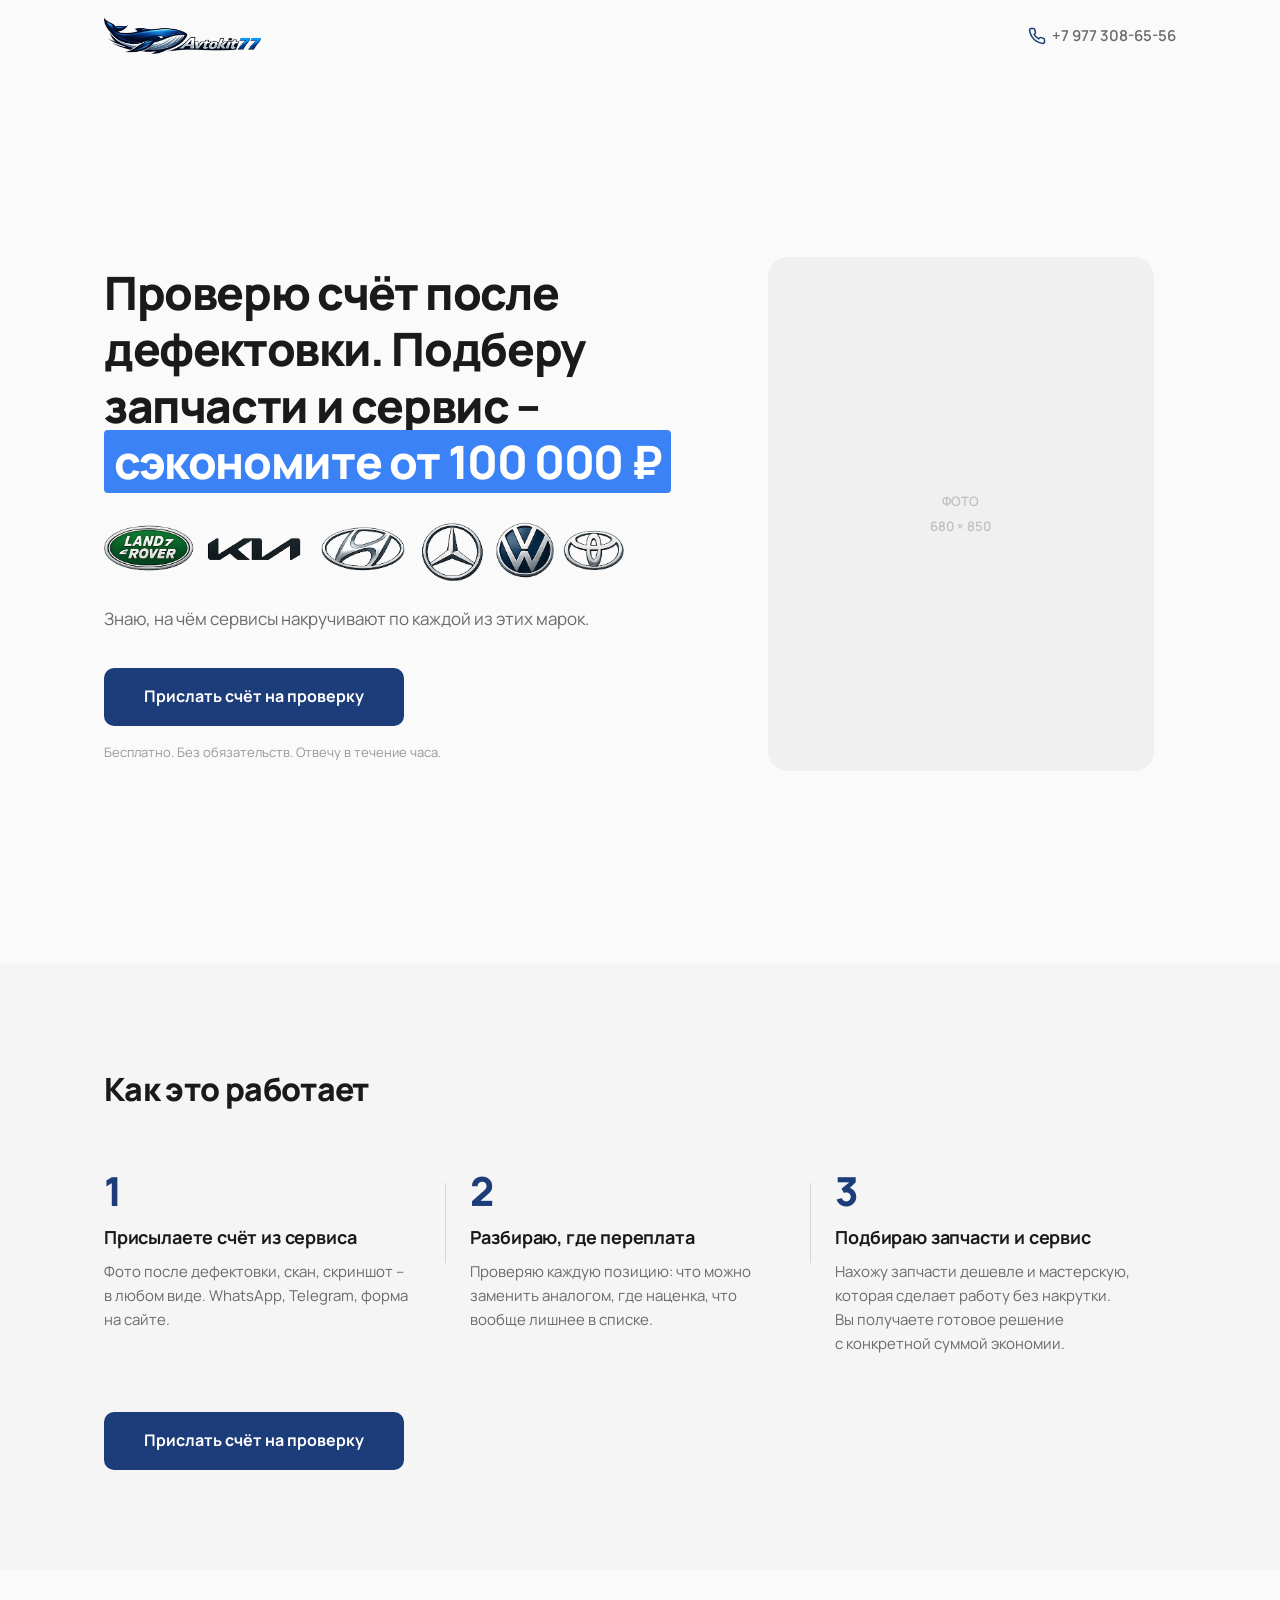
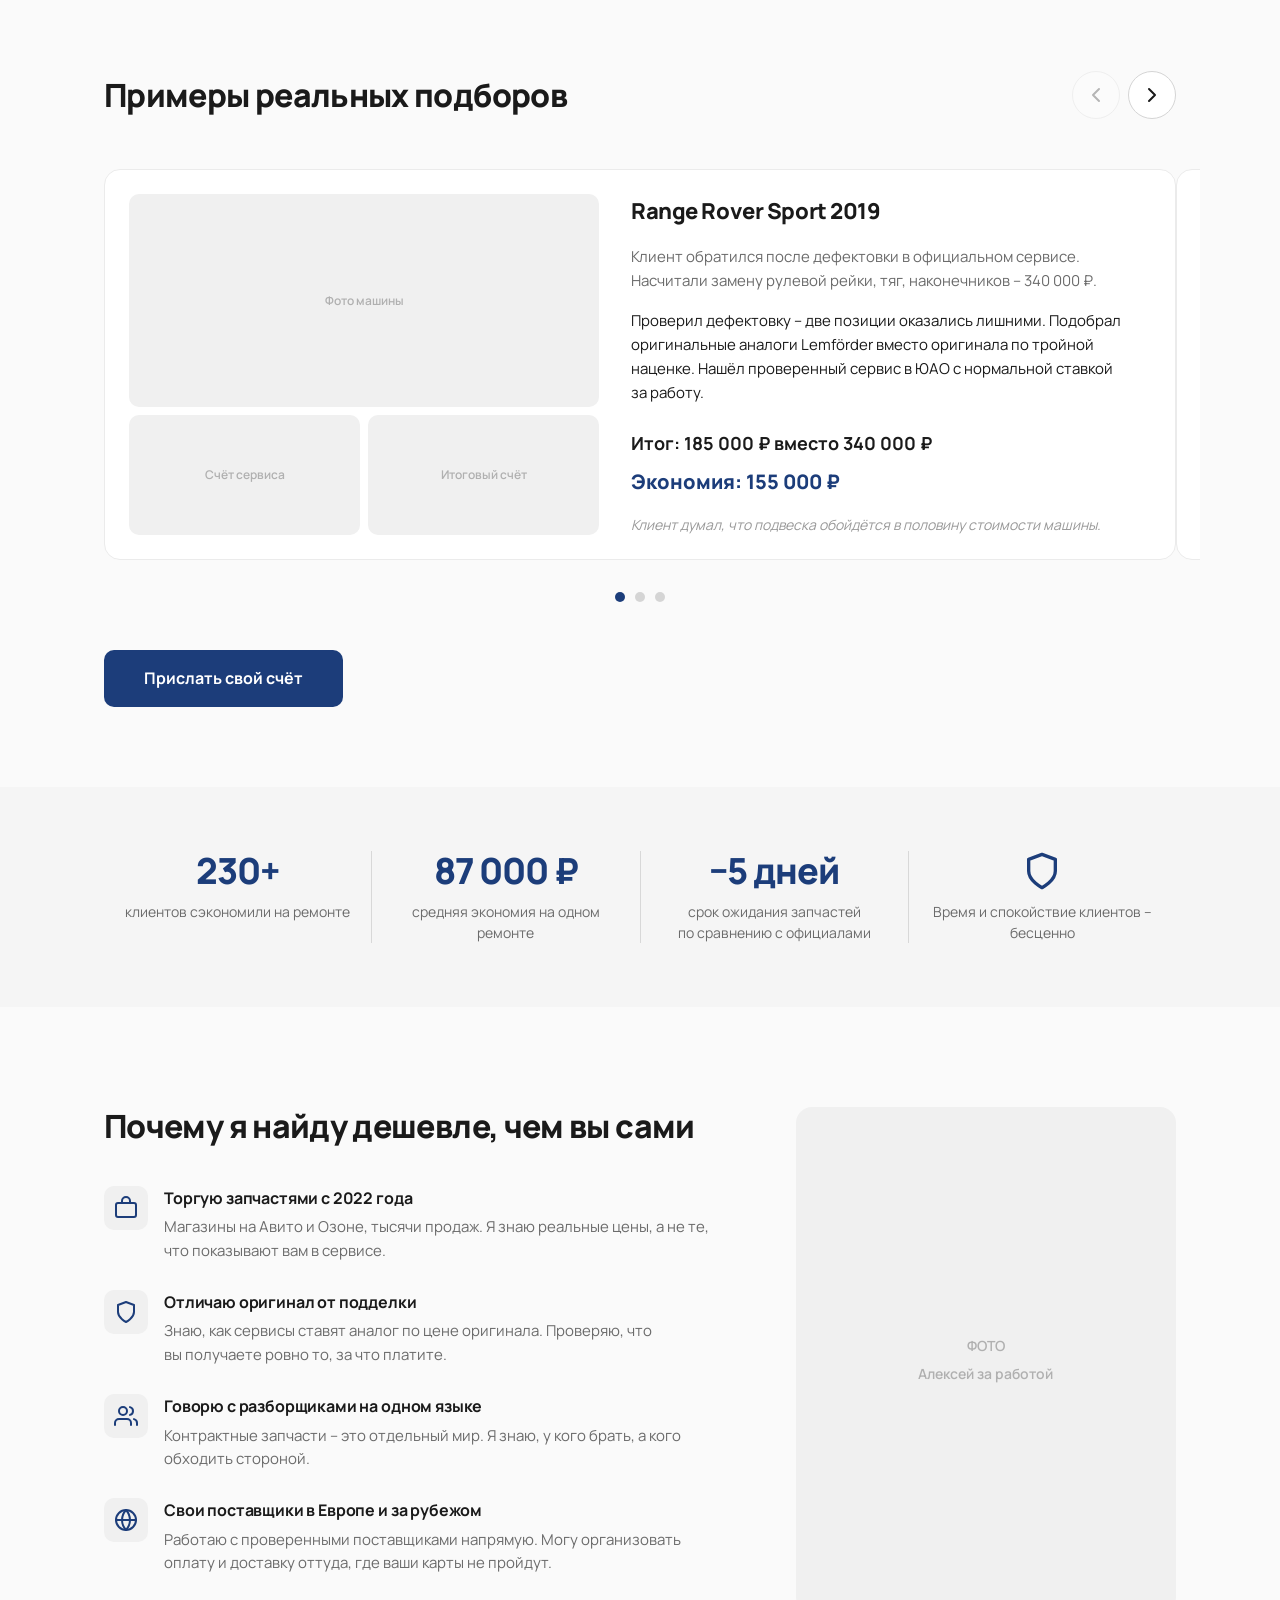
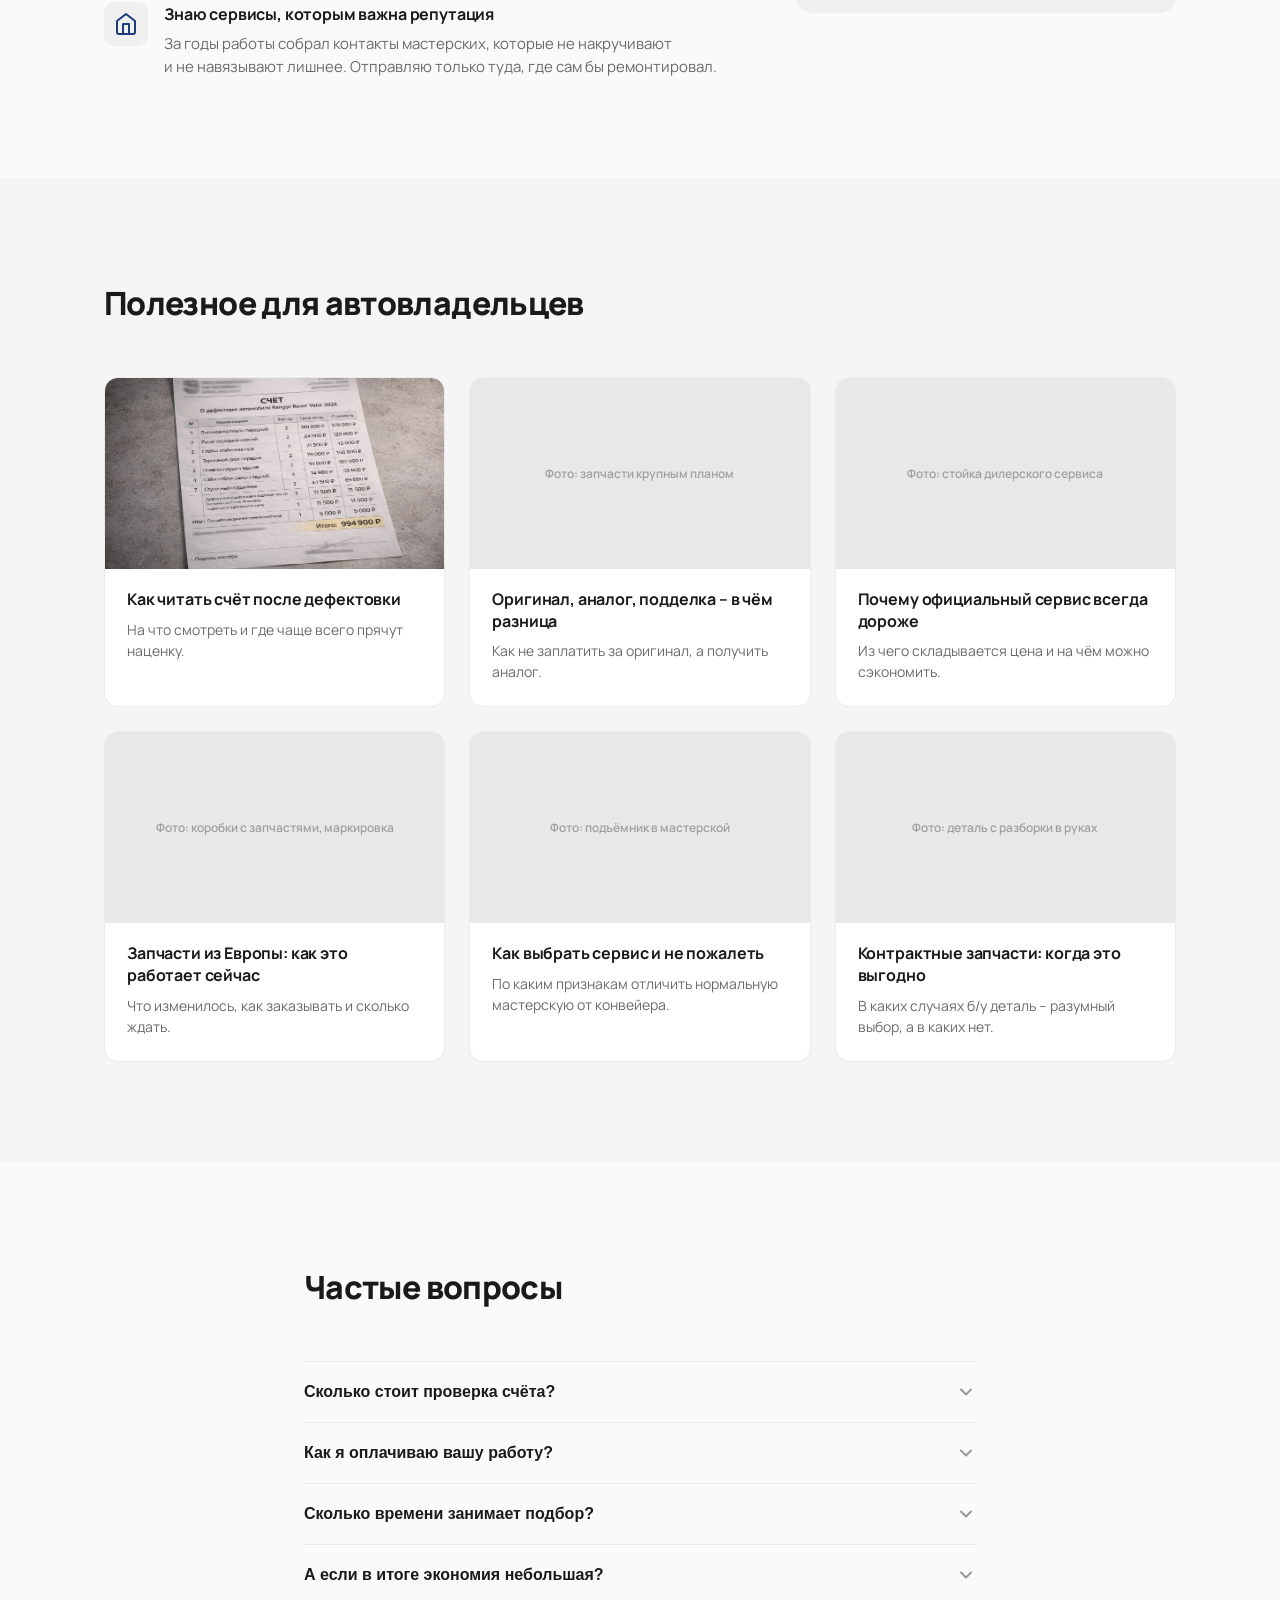
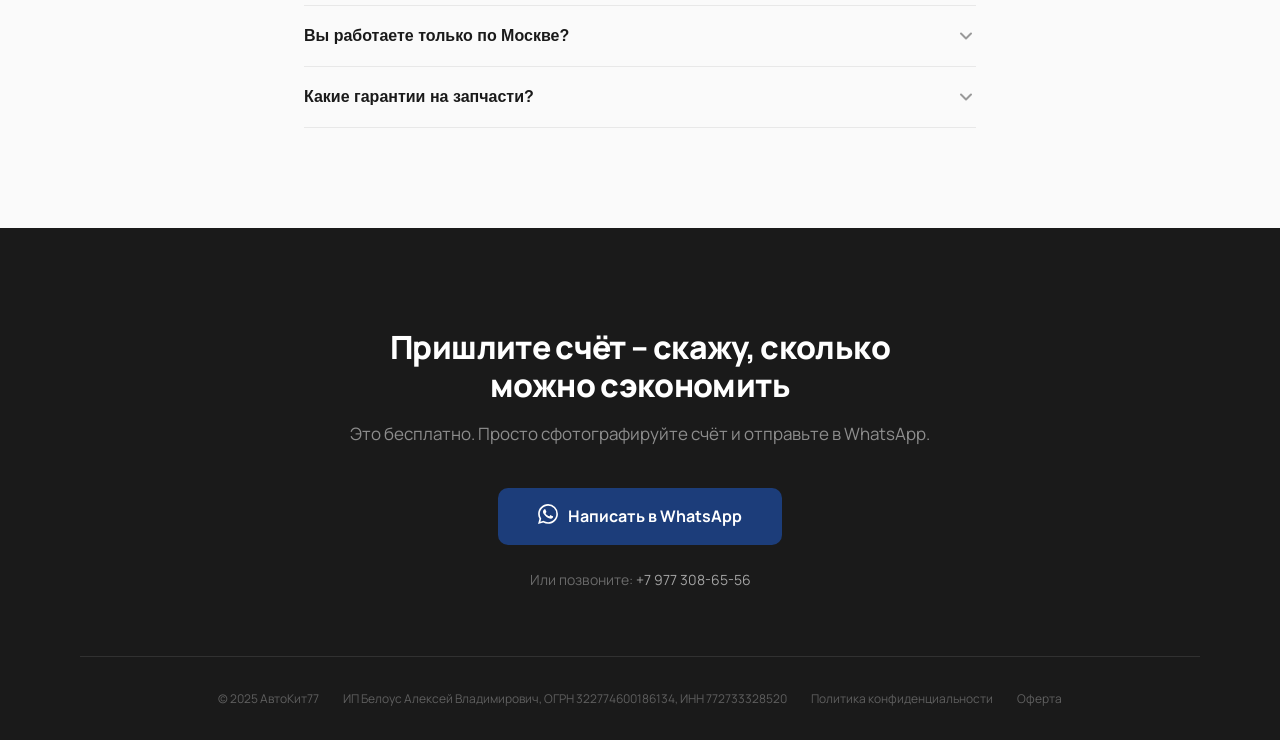
<file: index.html>
<!DOCTYPE html>
<html lang="ru">
<head>
  <meta charset="UTF-8">
<meta name="viewport" content="width=device-width, initial-scale=1.0">
  <meta http-equiv="content-language" content="ru">
  <meta name="format-detection" content="telephone=no">

  <title>Подбор автозапчастей – проверю счёт после дефектовки, сэкономлю от 100 000 ₽ | АвтоКит</title>
  <meta name="description" content="Проверю счёт после дефектовки, подберу запчасти и сервис. Экономия от 100 000 ₽ на Land Rover, KIA, Hyundai, Mercedes, VW, Toyota.">
  <link rel="canonical" href="https://autokit.ru">
  <link rel="alternate" hreflang="ru" href="https://autokit.ru">

  <!-- Open Graph -->
  <meta property="og:type" content="website">
  <meta property="og:title" content="Проверю счёт после дефектовки – экономия от 100 000 ₽">
  <meta property="og:description" content="Подберу запчасти и сервис для Land Rover, KIA, Hyundai, Mercedes, VW, Toyota. Бесплатная проверка счёта.">
  <meta property="og:image" content="https://autokit.ru/img/og-image.jpg">
  <meta property="og:url" content="https://autokit.ru">
  <meta property="og:locale" content="ru_RU">
  <meta property="og:site_name" content="АвтоКит">

  <!-- Верификация (заменить на реальные коды) -->
  <meta name="yandex-verification" content="[КОД ИЗ ЯНДЕКС ВЕБМАСТЕРА]">
  <meta name="google-site-verification" content="[КОД ИЗ GOOGLE SEARCH CONSOLE]">

  <!-- Favicon -->
  <link rel="icon" href="favicon.ico" sizes="any">
  <link rel="icon" href="favicon.svg" type="image/svg+xml">
  <link rel="icon" type="image/png" sizes="32x32" href="favicon-32x32.png">
  <link rel="icon" type="image/png" sizes="16x16" href="favicon-16x16.png">
  <link rel="apple-touch-icon" href="apple-touch-icon.png">

  <!-- Fonts & Styles -->
  <link rel="preconnect" href="https://fonts.googleapis.com">
  <link rel="preconnect" href="https://fonts.gstatic.com" crossorigin>
  <link href="https://fonts.googleapis.com/css2?family=Manrope:wght@400;500;600;700;800&display=swap" rel="stylesheet">
  <link rel="stylesheet" href="style.css">
  <script src="script.js" defer></script>

  <!-- Schema.org: AutoPartsStore -->
  <script type="application/ld+json">
  {
    "@context": "https://schema.org",
    "@type": "AutoPartsStore",
    "name": "АвтоКит",
    "description": "Подбор автозапчастей и сервиса для премиальных автомобилей. Проверка счёта после дефектовки, экономия до 50% от стоимости ремонта.",
    "url": "https://autokit.ru",
    "telephone": "+79773086556",
    "priceRange": "₽₽",
    "address": {
      "@type": "PostalAddress",
      "addressLocality": "Москва",
      "addressRegion": "Москва",
      "addressCountry": "RU"
    },
    "geo": {
      "@type": "GeoCoordinates",
      "latitude": 55.7558,
      "longitude": 37.6173
    },
    "areaServed": [
      { "@type": "City", "name": "Москва" },
      { "@type": "AdministrativeArea", "name": "Московская область" }
    ],
    "founder": {
      "@type": "Person",
      "name": "Алексей",
      "jobTitle": "Специалист по подбору автозапчастей"
    },
    "foundingDate": "2022",
    "contactPoint": {
      "@type": "ContactPoint",
      "telephone": "+79773086556",
      "contactType": "customer service",
      "availableLanguage": "Russian"
    },
    "sameAs": ["https://wa.me/79773086556"],
    "makesOffer": [
      {
        "@type": "Offer",
        "itemOffered": {
          "@type": "Service",
          "name": "Проверка счёта после дефектовки",
          "description": "Бесплатный анализ счёта из автосервиса с расчётом возможной экономии",
          "offers": { "@type": "Offer", "price": "0", "priceCurrency": "RUB" }
        }
      },
      {
        "@type": "Offer",
        "itemOffered": {
          "@type": "Service",
          "name": "Подбор автозапчастей",
          "description": "Подбор оригинальных запчастей и качественных аналогов для Land Rover, KIA, Hyundai, Mercedes, VW, Toyota"
        }
      },
      {
        "@type": "Offer",
        "itemOffered": {
          "@type": "Service",
          "name": "Подбор автосервиса",
          "description": "Подбор проверенного сервиса с адекватными ценами на работу"
        }
      }
    ]
  }
  </script>

  <!-- Schema.org: FAQPage -->
  <script type="application/ld+json">
  {
    "@context": "https://schema.org",
    "@type": "FAQPage",
    "mainEntity": [
      {
        "@type": "Question",
        "name": "Сколько стоит проверка счёта после дефектовки?",
        "acceptedAnswer": { "@type": "Answer", "text": "Проверка бесплатная. Вы присылаете счёт – я разбираю его и говорю, сколько можно сэкономить. Платите только если решите работать дальше." }
      },
      {
        "@type": "Question",
        "name": "Как оплачивается работа по подбору запчастей?",
        "acceptedAnswer": { "@type": "Answer", "text": "Фиксированный процент от суммы экономии. Вы ничего не теряете – платите только с того, что сэкономили." }
      },
      {
        "@type": "Question",
        "name": "Сколько времени занимает подбор запчастей?",
        "acceptedAnswer": { "@type": "Answer", "text": "Зависит от сложности, но обычно 1–3 дня. Крупные заказы с доставкой из-за рубежа – до недели." }
      },
      {
        "@type": "Question",
        "name": "Что если экономия после проверки счёта окажется небольшой?",
        "acceptedAnswer": { "@type": "Answer", "text": "Такое бывает – иногда сервис и правда посчитал честно. Тогда я скажу об этом прямо, и вы ничего не должны." }
      },
      {
        "@type": "Question",
        "name": "Вы работаете только по Москве?",
        "acceptedAnswer": { "@type": "Answer", "text": "Подбор запчастей – удалённо, из любого города. С сервисами работаю в Москве и области. Если вы в другом регионе – помогу с запчастями, сервис подскажу на что обратить внимание при выборе." }
      },
      {
        "@type": "Question",
        "name": "Какие гарантии на подобранные запчасти?",
        "acceptedAnswer": { "@type": "Answer", "text": "Все запчасти с гарантией поставщика. По аналогам работаю только с проверенными брендами – Lemförder, TRW, Sachs, LUK и другие. Не подбираю noname." }
      }
    ]
  }
  </script>

  <!-- Schema.org: WebSite -->
  <script type="application/ld+json">
  {
    "@context": "https://schema.org",
    "@type": "WebSite",
    "name": "АвтоКит",
    "url": "https://autokit.ru",
    "inLanguage": "ru",
    "description": "Подбор автозапчастей и проверка счетов после дефектовки"
  }
  </script>
</head>
<body>

<!-- HEADER -->
<header class="hd" id="hd">
  <div class="hd__in">
    <a href="#" class="hd__logo"><img src="img/logo-clean.webp" alt="АвтоКит" class="hd__logo-img"></a>
    <div class="hd__right">
      <a href="tel:+79773086556" class="hd__phone">
        <svg width="18" height="18" viewBox="0 0 24 24" fill="none" stroke="currentColor" stroke-width="2" stroke-linecap="round" stroke-linejoin="round"><path d="M22 16.92v3a2 2 0 0 1-2.18 2 19.79 19.79 0 0 1-8.63-3.07 19.5 19.5 0 0 1-6-6 19.79 19.79 0 0 1-3.07-8.67A2 2 0 0 1 4.11 2h3a2 2 0 0 1 2 1.72c.127.96.361 1.903.7 2.81a2 2 0 0 1-.45 2.11L8.09 9.91a16 16 0 0 0 6 6l1.27-1.27a2 2 0 0 1 2.11-.45c.907.339 1.85.573 2.81.7A2 2 0 0 1 22 16.92z"/></svg>
        +7 977 308-65-56
      </a>
    </div>
  </div>
</header>

<main>

  <!-- HERO -->
  <section class="hero">
    <div class="hero__inner">
      <div class="hero__content">

        <h1>Проверю счёт после дефектовки. Подберу запчасти и&nbsp;сервис&nbsp;– <em>сэкономите от&nbsp;100&nbsp;000&nbsp;₽</em></h1>

        <div class="hero__brands">
          <img class="hero__brands-img" src="img/logov2.webp" alt="Land Rover, KIA, Hyundai, Mercedes-Benz, Volkswagen, Toyota">
        </div>

        <p class="hero__sub">Знаю, на&nbsp;чём сервисы накручивают по&nbsp;каждой из&nbsp;этих марок.</p>

        <a href="#" class="hero__cta js-open-form">Прислать счёт на проверку</a>

        <p class="hero__trust">Бесплатно. Без обязательств. Отвечу в&nbsp;течение часа.</p>

      </div>

      <div class="hero__photo">
        <!-- [PHOTO_ALEXEY]: заменить на <img src="photo.webp" alt="Алексей – специалист по подбору запчастей" width="680" height="850"> -->
        <div class="hero__img-placeholder" role="img" aria-label="Фото Алексея">
          <span>ФОТО</span>
          <span>680 &times; 850</span>
        </div>
      </div>
    </div>
  </section>

  <!-- HOW IT WORKS -->
  <section class="how" id="how">
    <div class="how__inner">
      <h2>Как это работает</h2>

      <div class="how__steps">
        <div class="how__step">
          <div class="how__num">1</div>
          <h3>Присылаете счёт из сервиса</h3>
          <p>Фото после дефектовки, скан, скриншот – в&nbsp;любом виде. WhatsApp, Telegram, форма на&nbsp;сайте.</p>
        </div>

        <div class="how__line"></div>

        <div class="how__step">
          <div class="how__num">2</div>
          <h3>Разбираю, где переплата</h3>
          <p>Проверяю каждую позицию: что можно заменить аналогом, где наценка, что вообще лишнее в&nbsp;списке.</p>
        </div>

        <div class="how__line"></div>

        <div class="how__step">
          <div class="how__num">3</div>
          <h3>Подбираю запчасти и&nbsp;сервис</h3>
          <p>Нахожу запчасти дешевле и&nbsp;мастерскую, которая сделает работу без накрутки. Вы&nbsp;получаете готовое решение с&nbsp;конкретной суммой экономии.</p>
        </div>
      </div>

      <div class="how__cta">
        <a href="#" class="hero__cta js-open-form">Прислать счёт на проверку</a>
      </div>
    </div>
  </section>

  <!-- CASES -->
  <section class="cases" id="cases">
    <div class="cases__head">
      <h2>Примеры реальных подборов</h2>
      <div class="cases__arrows">
        <button class="cases__arrow cases__arrow--prev" aria-label="Предыдущий">
          <svg width="24" height="24" viewBox="0 0 24 24" fill="none" stroke="currentColor" stroke-width="2" stroke-linecap="round" stroke-linejoin="round"><path d="M15 18l-6-6 6-6"/></svg>
        </button>
        <button class="cases__arrow cases__arrow--next" aria-label="Следующий">
          <svg width="24" height="24" viewBox="0 0 24 24" fill="none" stroke="currentColor" stroke-width="2" stroke-linecap="round" stroke-linejoin="round"><path d="M9 18l6-6-6-6"/></svg>
        </button>
      </div>
    </div>

    <div class="cases__track-wrap">
    <div class="cases__track">

      <!-- Кейс 1 -->
      <article class="case">
        <div class="case__photos">
          <div class="case__ph case__ph--main">
            <span>Фото машины</span>
          </div>
          <div class="case__ph-row">
            <div class="case__ph case__ph--small">
              <span>Счёт сервиса</span>
            </div>
            <div class="case__ph case__ph--small">
              <span>Итоговый счёт</span>
            </div>
          </div>
        </div>
        <div class="case__text">
          <div class="case__car">Range Rover Sport 2019</div>
          <p class="case__problem">Клиент обратился после дефектовки в&nbsp;официальном сервисе. Насчитали замену рулевой рейки, тяг, наконечников&nbsp;– 340&nbsp;000&nbsp;₽.</p>
          <p class="case__solution">Проверил дефектовку&nbsp;– две позиции оказались лишними. Подобрал оригинальные аналоги Lemförder вместо оригинала по&nbsp;тройной наценке. Нашёл проверенный сервис в&nbsp;ЮАО с&nbsp;нормальной ставкой за&nbsp;работу.</p>
          <div class="case__result">Итог: 185&nbsp;000&nbsp;₽ вместо 340&nbsp;000&nbsp;₽</div>
          <div class="case__saving">Экономия: 155&nbsp;000&nbsp;₽</div>
          <p class="case__emotion">Клиент думал, что подвеска обойдётся в&nbsp;половину стоимости машины.</p>
        </div>
      </article>

      <!-- Кейс 2 -->
      <article class="case">
        <div class="case__photos">
          <div class="case__ph case__ph--main">
            <span>Фото машины</span>
          </div>
          <div class="case__ph-row">
            <div class="case__ph case__ph--small">
              <span>Счёт сервиса</span>
            </div>
            <div class="case__ph case__ph--small">
              <span>Итоговый счёт</span>
            </div>
          </div>
        </div>
        <div class="case__text">
          <div class="case__car">Mercedes GLE 300d 2020</div>
          <p class="case__problem">Дилер выкатил счёт на&nbsp;плановое ТО + замену тормозов&nbsp;– 210&nbsp;000&nbsp;₽. Клиент решил проверить.</p>
          <p class="case__solution">Убрал навязанные допы, заменил оригинальные колодки и&nbsp;диски на&nbsp;TRW и&nbsp;Brembo – те&nbsp;же заводы, без наценки за&nbsp;звезду. Подобрал сервис в&nbsp;СВАО со&nbsp;специализацией на&nbsp;Mercedes.</p>
          <div class="case__result">Итог: 118&nbsp;000&nbsp;₽ вместо 210&nbsp;000&nbsp;₽</div>
          <div class="case__saving">Экономия: 92&nbsp;000&nbsp;₽</div>
          <p class="case__emotion">Те&nbsp;же детали, тот&nbsp;же результат – минус сто тысяч переплаты.</p>
        </div>
      </article>

      <!-- Кейс 3 -->
      <article class="case">
        <div class="case__photos">
          <div class="case__ph case__ph--main">
            <span>Фото машины</span>
          </div>
          <div class="case__ph-row">
            <div class="case__ph case__ph--small">
              <span>Счёт сервиса</span>
            </div>
            <div class="case__ph case__ph--small">
              <span>Итоговый счёт</span>
            </div>
          </div>
        </div>
        <div class="case__text">
          <div class="case__car">VW Tiguan 2021</div>
          <p class="case__problem">Сервис возле дома насчитал замену сцепления и&nbsp;опор амортизаторов&nbsp;– 95&nbsp;000&nbsp;₽. Показалось дорого.</p>
          <p class="case__solution">Комплект сцепления LUK, опоры Sachs – ровно то, что ставят на&nbsp;конвейере. Нашёл сервис в&nbsp;Подольске, где ставку за&nbsp;работу не&nbsp;раздувают.</p>
          <div class="case__result">Итог: 48&nbsp;000&nbsp;₽ вместо 95&nbsp;000&nbsp;₽</div>
          <div class="case__saving">Экономия: 47&nbsp;000&nbsp;₽</div>
          <p class="case__emotion">Почти вдвое – и&nbsp;это на&nbsp;«бюджетной» машине.</p>
        </div>
      </article>

    </div>
    </div>

    <div class="cases__dots">
      <button class="cases__dot cases__dot--active" aria-label="Слайд 1"></button>
      <button class="cases__dot" aria-label="Слайд 2"></button>
      <button class="cases__dot" aria-label="Слайд 3"></button>
    </div>

    <div class="cases__cta">
      <a href="#" class="hero__cta js-open-form">Прислать свой счёт</a>
    </div>
  </section>

  <!-- METRICS -->
  <section class="metrics" id="results">
    <h2 class="sr-only">Результат – в твёрдых цифрах</h2>
    <div class="metrics__inner">

      <div class="metrics__item">
        <div class="metrics__num">230+</div>
        <div class="metrics__label">клиентов сэкономили на&nbsp;ремонте</div>
      </div>

      <div class="metrics__div"></div>

      <div class="metrics__item">
        <div class="metrics__num">87&nbsp;000&nbsp;₽</div>
        <div class="metrics__label">средняя экономия на&nbsp;одном ремонте</div>
      </div>

      <div class="metrics__div"></div>

      <div class="metrics__item">
        <div class="metrics__num">&minus;5 дней</div>
        <div class="metrics__label">срок ожидания запчастей по&nbsp;сравнению с&nbsp;официалами</div>
      </div>

      <div class="metrics__div"></div>

      <div class="metrics__item">
        <div class="metrics__num metrics__num--icon">
          <svg width="40" height="40" viewBox="0 0 24 24" fill="none" stroke="currentColor" stroke-width="2" stroke-linecap="round" stroke-linejoin="round"><path d="M12 22s8-4 8-10V5l-8-3-8 3v7c0 6 8 10 8 10z"/></svg>
        </div>
        <div class="metrics__label">Время и&nbsp;спокойствие клиентов&nbsp;– бесценно</div>
      </div>

    </div>
  </section>

  <!-- WHY ME -->
  <section class="why">
    <div class="why__inner">
      <div class="why__content">
        <h2>Почему я найду дешевле, чем&nbsp;вы&nbsp;сами</h2>

        <div class="why__list">

          <div class="why__item">
            <div class="why__icon">
              <svg width="24" height="24" viewBox="0 0 24 24" fill="none" stroke="currentColor" stroke-width="2" stroke-linecap="round" stroke-linejoin="round"><rect x="2" y="7" width="20" height="14" rx="2"/><path d="M16 7V5a4 4 0 0 0-8 0v2"/></svg>
            </div>
            <div class="why__body">
              <h3>Торгую запчастями с&nbsp;2022 года</h3>
              <p>Магазины на&nbsp;Авито и&nbsp;Озоне, тысячи продаж. Я&nbsp;знаю реальные цены, а&nbsp;не&nbsp;те, что показывают вам в&nbsp;сервисе.</p>
            </div>
          </div>

          <div class="why__item">
            <div class="why__icon">
              <svg width="24" height="24" viewBox="0 0 24 24" fill="none" stroke="currentColor" stroke-width="2" stroke-linecap="round" stroke-linejoin="round"><path d="M12 22s8-4 8-10V5l-8-3-8 3v7c0 6 8 10 8 10z"/></svg>
            </div>
            <div class="why__body">
              <h3>Отличаю оригинал от&nbsp;подделки</h3>
              <p>Знаю, как сервисы ставят аналог по&nbsp;цене оригинала. Проверяю, что вы&nbsp;получаете ровно то, за&nbsp;что платите.</p>
            </div>
          </div>

          <div class="why__item">
            <div class="why__icon">
              <svg width="24" height="24" viewBox="0 0 24 24" fill="none" stroke="currentColor" stroke-width="2" stroke-linecap="round" stroke-linejoin="round"><path d="M17 21v-2a4 4 0 0 0-4-4H5a4 4 0 0 0-4 4v2"/><circle cx="9" cy="7" r="4"/><path d="M23 21v-2a4 4 0 0 0-3-3.87"/><path d="M16 3.13a4 4 0 0 1 0 7.75"/></svg>
            </div>
            <div class="why__body">
              <h3>Говорю с&nbsp;разборщиками на&nbsp;одном языке</h3>
              <p>Контрактные запчасти – это отдельный мир. Я&nbsp;знаю, у&nbsp;кого брать, а&nbsp;кого обходить стороной.</p>
            </div>
          </div>

          <div class="why__item">
            <div class="why__icon">
              <svg width="24" height="24" viewBox="0 0 24 24" fill="none" stroke="currentColor" stroke-width="2" stroke-linecap="round" stroke-linejoin="round"><circle cx="12" cy="12" r="10"/><line x1="2" y1="12" x2="22" y2="12"/><path d="M12 2a15.3 15.3 0 0 1 4 10 15.3 15.3 0 0 1-4 10 15.3 15.3 0 0 1-4-10 15.3 15.3 0 0 1 4-10z"/></svg>
            </div>
            <div class="why__body">
              <h3>Свои поставщики в&nbsp;Европе и&nbsp;за&nbsp;рубежом</h3>
              <p>Работаю с&nbsp;проверенными поставщиками напрямую. Могу организовать оплату и&nbsp;доставку оттуда, где ваши карты не&nbsp;пройдут.</p>
            </div>
          </div>

          <div class="why__item">
            <div class="why__icon">
              <svg width="24" height="24" viewBox="0 0 24 24" fill="none" stroke="currentColor" stroke-width="2" stroke-linecap="round" stroke-linejoin="round"><path d="M3 9l9-7 9 7v11a2 2 0 0 1-2 2H5a2 2 0 0 1-2-2z"/><polyline points="9 22 9 12 15 12 15 22"/></svg>
            </div>
            <div class="why__body">
              <h3>Знаю сервисы, которым важна репутация</h3>
              <p>За&nbsp;годы работы собрал контакты мастерских, которые не&nbsp;накручивают и&nbsp;не&nbsp;навязывают лишнее. Отправляю только туда, где сам&nbsp;бы ремонтировал.</p>
            </div>
          </div>

        </div>
      </div>

      <div class="why__photo">
        <!-- [PHOTO_ALEXEY_WORK]: заменить на <img src="photo-work.webp" alt="Алексей за работой – подбор запчастей" width="600" height="800"> -->
        <div class="why__ph" role="img" aria-label="Фото Алексея за работой">
          <span>ФОТО</span>
          <span>Алексей за работой</span>
        </div>
      </div>
    </div>
  </section>

  <!-- KNOWLEDGE BASE -->
  <section class="kb">
    <div class="kb__inner">
      <h2>Полезное для автовладельцев</h2>
      <div class="kb__grid">

        <a href="blog/kak-chitat-schet-posle-defektovki/" class="kb__card">
          <div class="kb__img">
            <img src="img/kb-invoice.webp" alt="Счёт после дефектовки Range Rover Velar на 994 900 рублей">
          </div>
          <div class="kb__body">
            <h3>Как читать счёт после дефектовки</h3>
            <p>На что смотреть и&nbsp;где чаще всего прячут наценку.</p>
          </div>
        </a>

        <a href="blog/" class="kb__card">
          <div class="kb__img">
            <div class="kb__ph">Фото: запчасти крупным планом</div>
          </div>
          <div class="kb__body">
            <h3>Оригинал, аналог, подделка – в&nbsp;чём разница</h3>
            <p>Как не&nbsp;заплатить за&nbsp;оригинал, а&nbsp;получить аналог.</p>
          </div>
        </a>

        <a href="blog/" class="kb__card">
          <div class="kb__img">
            <div class="kb__ph">Фото: стойка дилерского сервиса</div>
          </div>
          <div class="kb__body">
            <h3>Почему официальный сервис всегда дороже</h3>
            <p>Из&nbsp;чего складывается цена и&nbsp;на&nbsp;чём можно сэкономить.</p>
          </div>
        </a>

        <a href="blog/" class="kb__card">
          <div class="kb__img">
            <div class="kb__ph">Фото: коробки с запчастями, маркировка</div>
          </div>
          <div class="kb__body">
            <h3>Запчасти из Европы: как это работает сейчас</h3>
            <p>Что изменилось, как заказывать и&nbsp;сколько ждать.</p>
          </div>
        </a>

        <a href="blog/" class="kb__card">
          <div class="kb__img">
            <div class="kb__ph">Фото: подъёмник в мастерской</div>
          </div>
          <div class="kb__body">
            <h3>Как выбрать сервис и&nbsp;не&nbsp;пожалеть</h3>
            <p>По&nbsp;каким признакам отличить нормальную мастерскую от&nbsp;конвейера.</p>
          </div>
        </a>

        <a href="blog/" class="kb__card">
          <div class="kb__img">
            <div class="kb__ph">Фото: деталь с разборки в руках</div>
          </div>
          <div class="kb__body">
            <h3>Контрактные запчасти: когда это выгодно</h3>
            <p>В&nbsp;каких случаях б/у деталь – разумный выбор, а&nbsp;в&nbsp;каких нет.</p>
          </div>
        </a>

      </div>
    </div>
  </section>

  <!-- FAQ -->
  <section class="faq">
    <div class="faq__inner">
      <h2>Частые вопросы</h2>

      <div class="faq__list">

        <div class="faq__item">
          <button class="faq__q">
            <span>Сколько стоит проверка счёта?</span>
            <svg class="faq__chevron" width="20" height="20" viewBox="0 0 20 20" fill="none" stroke="currentColor" stroke-width="2" stroke-linecap="round" stroke-linejoin="round"><path d="M5 7.5l5 5 5-5"/></svg>
          </button>
          <div class="faq__a">
            <p>Проверка бесплатная. Вы&nbsp;присылаете счёт – я&nbsp;разбираю его и&nbsp;говорю, сколько можно сэкономить. Платите только если решите работать дальше.</p>
          </div>
        </div>

        <div class="faq__item">
          <button class="faq__q">
            <span>Как я&nbsp;оплачиваю вашу работу?</span>
            <svg class="faq__chevron" width="20" height="20" viewBox="0 0 20 20" fill="none" stroke="currentColor" stroke-width="2" stroke-linecap="round" stroke-linejoin="round"><path d="M5 7.5l5 5 5-5"/></svg>
          </button>
          <div class="faq__a">
            <p>Фиксированный процент от&nbsp;суммы экономии. Вы&nbsp;ничего не&nbsp;теряете – платите только с&nbsp;того, что сэкономили.</p>
          </div>
        </div>

        <div class="faq__item">
          <button class="faq__q">
            <span>Сколько времени занимает подбор?</span>
            <svg class="faq__chevron" width="20" height="20" viewBox="0 0 20 20" fill="none" stroke="currentColor" stroke-width="2" stroke-linecap="round" stroke-linejoin="round"><path d="M5 7.5l5 5 5-5"/></svg>
          </button>
          <div class="faq__a">
            <p>Зависит от&nbsp;сложности, но&nbsp;обычно 1–3 дня. Крупные заказы с&nbsp;доставкой из-за рубежа – до&nbsp;недели.</p>
          </div>
        </div>

        <div class="faq__item">
          <button class="faq__q">
            <span>А&nbsp;если в&nbsp;итоге экономия небольшая?</span>
            <svg class="faq__chevron" width="20" height="20" viewBox="0 0 20 20" fill="none" stroke="currentColor" stroke-width="2" stroke-linecap="round" stroke-linejoin="round"><path d="M5 7.5l5 5 5-5"/></svg>
          </button>
          <div class="faq__a">
            <p>Такое бывает – иногда сервис и&nbsp;правда посчитал честно. Тогда я&nbsp;скажу об&nbsp;этом прямо, и&nbsp;вы&nbsp;ничего не&nbsp;должны.</p>
          </div>
        </div>

        <div class="faq__item">
          <button class="faq__q">
            <span>Вы&nbsp;работаете только по&nbsp;Москве?</span>
            <svg class="faq__chevron" width="20" height="20" viewBox="0 0 20 20" fill="none" stroke="currentColor" stroke-width="2" stroke-linecap="round" stroke-linejoin="round"><path d="M5 7.5l5 5 5-5"/></svg>
          </button>
          <div class="faq__a">
            <p>Подбор запчастей – удалённо, из&nbsp;любого города. С&nbsp;сервисами работаю в&nbsp;Москве и&nbsp;области. Если вы&nbsp;в&nbsp;другом регионе – помогу с&nbsp;запчастями, сервис подскажу на&nbsp;что обратить внимание при выборе.</p>
          </div>
        </div>

        <div class="faq__item">
          <button class="faq__q">
            <span>Какие гарантии на&nbsp;запчасти?</span>
            <svg class="faq__chevron" width="20" height="20" viewBox="0 0 20 20" fill="none" stroke="currentColor" stroke-width="2" stroke-linecap="round" stroke-linejoin="round"><path d="M5 7.5l5 5 5-5"/></svg>
          </button>
          <div class="faq__a">
            <p>Все запчасти с&nbsp;гарантией поставщика. По&nbsp;аналогам работаю только с&nbsp;проверенными брендами – Lemförder, TRW, Sachs, LUK и&nbsp;другие. Не&nbsp;подбираю noname.</p>
          </div>
        </div>

      </div>
    </div>
  </section>

  <!-- FINAL CTA -->
  <!-- FINAL CTA + FOOTER -->
  <footer class="final-ft">
    <div class="final-ft__cta">
      <h2>Пришлите счёт – скажу, сколько можно сэкономить</h2>
      <p class="final-ft__sub">Это бесплатно. Просто сфотографируйте счёт и&nbsp;отправьте в&nbsp;WhatsApp.</p>
      <a href="https://wa.me/79773086556?text=%D0%97%D0%B4%D1%80%D0%B0%D0%B2%D1%81%D1%82%D0%B2%D1%83%D0%B9%D1%82%D0%B5%2C%20%D1%85%D0%BE%D1%87%D1%83%20%D0%BF%D1%80%D0%BE%D0%B2%D0%B5%D1%80%D0%B8%D1%82%D1%8C%20%D1%81%D1%87%D1%91%D1%82%20%D0%BF%D0%BE%D1%81%D0%BB%D0%B5%20%D0%B4%D0%B5%D1%84%D0%B5%D0%BA%D1%82%D0%BE%D0%B2%D0%BA%D0%B8" class="hero__cta final-ft__btn" target="_blank" rel="noopener">
        <svg width="20" height="20" viewBox="0 0 24 24" fill="currentColor"><path d="M17.472 14.382c-.297-.149-1.758-.867-2.03-.967-.273-.099-.471-.148-.67.15-.197.297-.767.966-.94 1.164-.173.199-.347.223-.644.075-.297-.15-1.255-.463-2.39-1.475-.883-.788-1.48-1.761-1.653-2.059-.173-.297-.018-.458.13-.606.134-.133.298-.347.446-.52.149-.174.198-.298.298-.497.099-.198.05-.371-.025-.52-.075-.149-.669-1.612-.916-2.207-.242-.579-.487-.5-.669-.51-.173-.008-.371-.01-.57-.01-.198 0-.52.074-.792.372-.272.297-1.04 1.016-1.04 2.479 0 1.462 1.065 2.875 1.213 3.074.149.198 2.096 3.2 5.077 4.487.709.306 1.262.489 1.694.625.712.227 1.36.195 1.871.118.571-.085 1.758-.719 2.006-1.413.248-.694.248-1.289.173-1.413-.074-.124-.272-.198-.57-.347m-5.421 7.403h-.004a9.87 9.87 0 0 1-5.031-1.378l-.361-.214-3.741.982.998-3.648-.235-.374a9.86 9.86 0 0 1-1.51-5.26c.001-5.45 4.436-9.884 9.888-9.884 2.64 0 5.122 1.03 6.988 2.898a9.825 9.825 0 0 1 2.893 6.994c-.003 5.45-4.437 9.884-9.885 9.884m8.413-18.297A11.815 11.815 0 0 0 12.05 0C5.495 0 .16 5.335.157 11.892c0 2.096.547 4.142 1.588 5.945L.057 24l6.305-1.654a11.882 11.882 0 0 0 5.683 1.448h.005c6.554 0 11.89-5.335 11.893-11.893a11.821 11.821 0 0 0-3.48-8.413z"/></svg>
        Написать в WhatsApp
      </a>
      <p class="final-ft__alt">Или позвоните: <a href="tel:+79773086556">+7 977 308-65-56</a></p>
    </div>

    <div class="final-ft__divider"></div>

    <div class="final-ft__footer">
      <div class="final-ft__row">
        <span class="final-ft__copy">&copy; 2025 АвтоКит77</span>
        <span class="final-ft__copy">ИП Белоус Алексей Владимирович, ОГРН 322774600186134, ИНН 772733328520</span>
        <a href="#" class="final-ft__copy-link">Политика конфиденциальности</a>
        <a href="#" class="final-ft__copy-link">Оферта</a>
      </div>
    </div>
  </footer>

</main>

<!-- MODAL FORM -->
<div class="modal" id="modal">
  <div class="modal__overlay"></div>
  <div class="modal__card">
    <button class="modal__close" aria-label="Закрыть">
      <svg width="20" height="20" viewBox="0 0 20 20" fill="none" stroke="currentColor" stroke-width="2" stroke-linecap="round"><path d="M4 4l12 12M16 4L4 16"/></svg>
    </button>

    <div class="modal__body" id="modal-body">
      <h3 class="modal__title">Пришлите счёт – разберу бесплатно</h3>
      <p class="modal__sub">Фото, скан или скриншот – в&nbsp;любом формате. Отвечу в&nbsp;течение часа.</p>

      <form class="modal__form" id="modal-form">
        <input type="text" class="modal__input" name="name" placeholder="Как вас зовут">
        <input type="text" class="modal__input" name="phone" placeholder="Телефон или WhatsApp для ответа" required>
        <input type="text" class="modal__input" name="car" placeholder="Например, Range Rover Sport 2019">

        <label class="modal__drop" id="drop-zone">
          <input type="file" name="files" multiple accept=".jpg,.jpeg,.png,.heic,.pdf,.webp" class="modal__file-input">
          <div class="modal__drop-content" id="drop-content">
            <svg width="28" height="28" viewBox="0 0 24 24" fill="none" stroke="currentColor" stroke-width="1.5" stroke-linecap="round" stroke-linejoin="round"><path d="M21 15v4a2 2 0 0 1-2 2H5a2 2 0 0 1-2-2v-4"/><polyline points="17 8 12 3 7 8"/><line x1="12" y1="3" x2="12" y2="15"/></svg>
            <span>Перетащите файл или нажмите для выбора</span>
          </div>
          <div class="modal__files" id="file-list"></div>
        </label>

        <textarea class="modal__input modal__textarea" name="comment" placeholder="Что беспокоит, что насчитали – в свободной форме" rows="3"></textarea>

        <button type="submit" class="modal__submit">Отправить на проверку</button>

        <p class="modal__legal">Нажимая кнопку, вы соглашаетесь с&nbsp;<a href="#">политикой конфиденциальности</a>.</p>
      </form>
    </div>

    <div class="modal__success" id="modal-success" style="display:none">
      <svg width="48" height="48" viewBox="0 0 24 24" fill="none" stroke="currentColor" stroke-width="2" stroke-linecap="round" stroke-linejoin="round"><path d="M22 11.08V12a10 10 0 1 1-5.93-9.14"/><polyline points="22 4 12 14.01 9 11.01"/></svg>
      <h3>Счёт получен!</h3>
      <p>Алексей разберёт его и&nbsp;свяжется с&nbsp;вами в&nbsp;течение часа.</p>
    </div>

  </div>
</div>

</body>
</html>
</file>
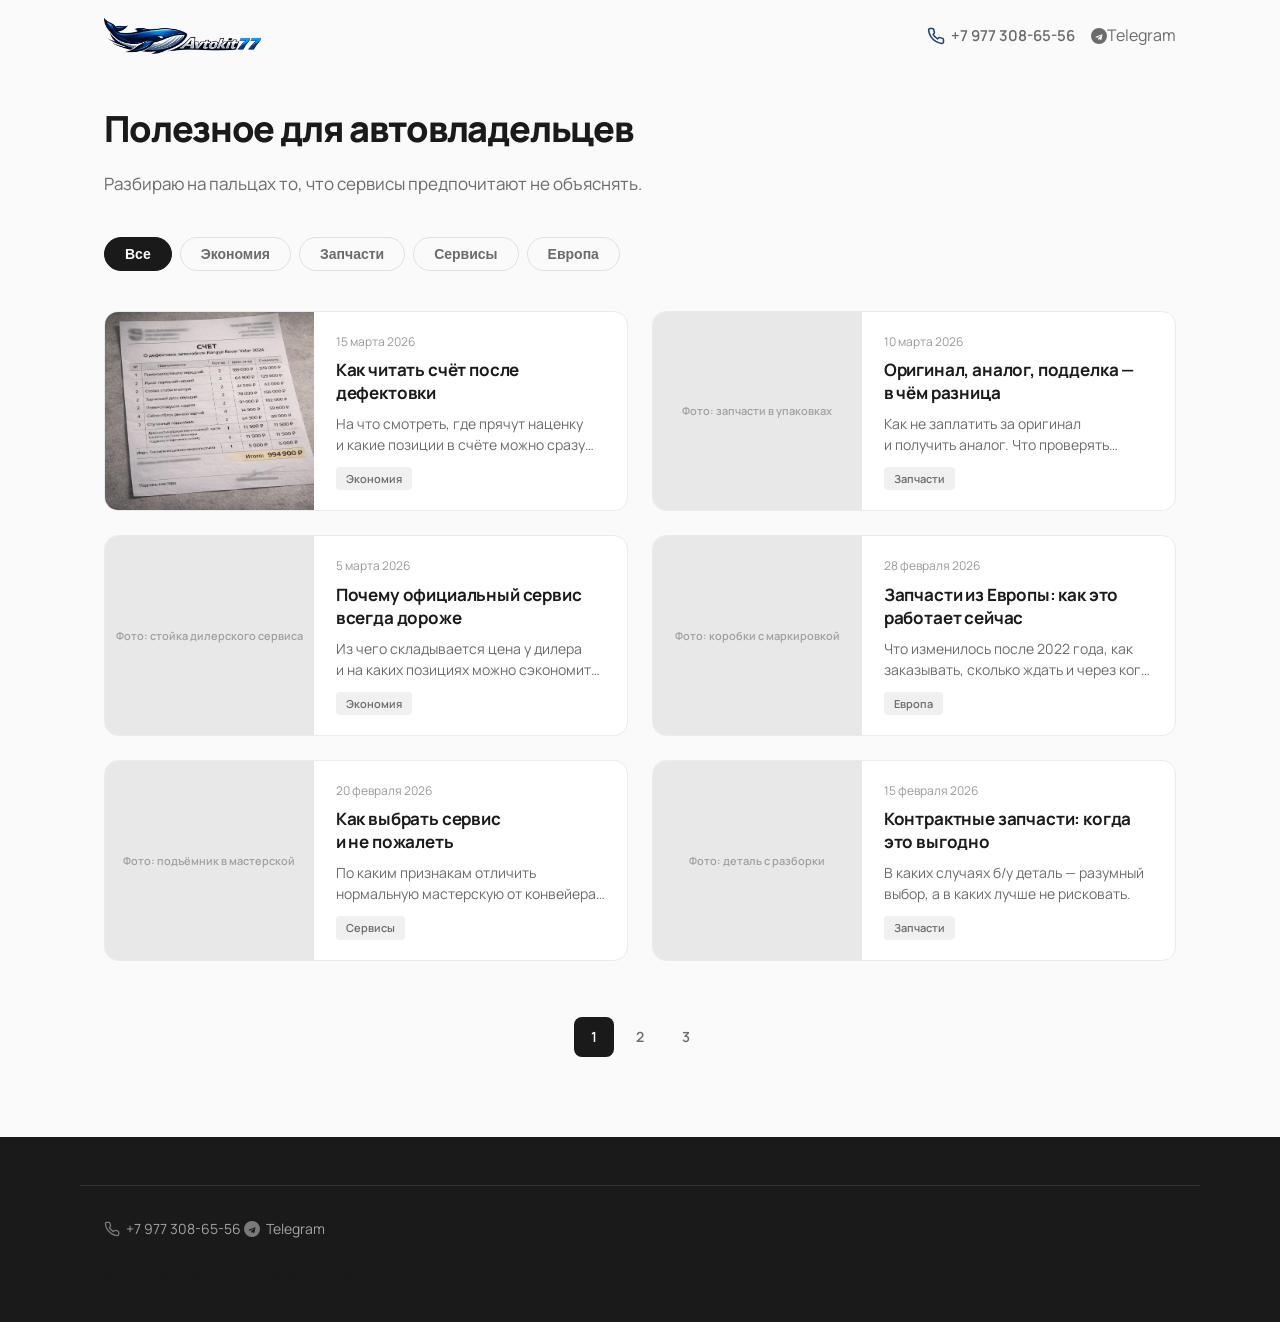
<file: blog/index.html>
<!DOCTYPE html>
<html lang="ru">
<head>
  <meta charset="UTF-8">
<meta name="viewport" content="width=device-width, initial-scale=1.0">
  <title>Полезное для автовладельцев — блог АвтоКит77</title>
  <meta name="description" content="Разбираю на пальцах то, что сервисы предпочитают не объяснять. Как читать счета, выбирать запчасти и не переплачивать за ремонт.">
  <link rel="canonical" href="https://autokit.ru/blog/">
  <meta property="og:type" content="website">
  <meta property="og:title" content="Полезное для автовладельцев — блог АвтоКит77">
  <meta property="og:description" content="Разбираю на пальцах то, что сервисы предпочитают не объяснять.">
  <meta property="og:url" content="https://autokit.ru/blog/">
  <meta property="og:locale" content="ru_RU">
  <meta property="og:site_name" content="АвтоКит77">
  <link rel="preconnect" href="https://fonts.googleapis.com">
  <link rel="preconnect" href="https://fonts.gstatic.com" crossorigin>
  <link href="https://fonts.googleapis.com/css2?family=Manrope:wght@400;500;600;700;800&display=swap" rel="stylesheet">
  <link rel="stylesheet" href="../style.css">
  <link rel="stylesheet" href="../blog.css">
  <script src="../script.js" defer></script>
</head>
<body>

<header class="hd" id="hd">
  <div class="hd__in">
    <a href="../" class="hd__logo"><img src="../img/logo-clean.webp" alt="АвтоКит" class="hd__logo-img"></a>
    <div class="hd__right">
      <a href="tel:+79773086556" class="hd__phone">
        <svg width="18" height="18" viewBox="0 0 24 24" fill="none" stroke="currentColor" stroke-width="2" stroke-linecap="round" stroke-linejoin="round"><path d="M22 16.92v3a2 2 0 0 1-2.18 2 19.79 19.79 0 0 1-8.63-3.07 19.5 19.5 0 0 1-6-6 19.79 19.79 0 0 1-3.07-8.67A2 2 0 0 1 4.11 2h3a2 2 0 0 1 2 1.72c.127.96.361 1.903.7 2.81a2 2 0 0 1-.45 2.11L8.09 9.91a16 16 0 0 0 6 6l1.27-1.27a2 2 0 0 1 2.11-.45c.907.339 1.85.573 2.81.7A2 2 0 0 1 22 16.92z"/></svg>
        +7 977 308-65-56
      </a>
      <a href="https://t.me/+79773086556" class="hd__tg" target="_blank" rel="noopener">
        <svg width="16" height="16" viewBox="0 0 24 24" fill="currentColor"><path d="M11.944 0A12 12 0 1 0 24 12.056A12.014 12.014 0 0 0 11.944 0Zm5.655 7.82L15.6 17.73c-.12.54-.44.67-.89.42l-2.46-1.81-1.19 1.14a.62.62 0 0 1-.49.24l.18-2.5 4.56-4.12c.2-.18-.04-.27-.3-.1l-5.64 3.55-2.43-.76c-.53-.16-.54-.53.11-.78l9.49-3.66c.44-.16.82.1.68.76Z"/></svg>
        Telegram
      </a>
    </div>
  </div>
</header>

<main class="blog-main">

  <div class="blog-head">
    <h1>Полезное для автовладельцев</h1>
    <p>Разбираю на&nbsp;пальцах то, что сервисы предпочитают не&nbsp;объяснять.</p>
  </div>

  <!-- Фильтры -->
  <div class="blog-filters">
    <button class="blog-tag blog-tag--active" data-filter="all">Все</button>
    <button class="blog-tag" data-filter="economy">Экономия</button>
    <button class="blog-tag" data-filter="parts">Запчасти</button>
    <button class="blog-tag" data-filter="service">Сервисы</button>
    <button class="blog-tag" data-filter="europe">Европа</button>
  </div>

  <!-- Карточки -->
  <div class="blog-grid">

    <a href="kak-chitat-schet-posle-defektovki/" class="blog-card" data-cat="economy">
      <div class="blog-card__img">
        <img src="../img/kb-invoice.webp" alt="Счёт после дефектовки Range Rover Velar">
      </div>
      <div class="blog-card__body">
        <span class="blog-card__date">15 марта 2026</span>
        <h2>Как читать счёт после дефектовки</h2>
        <p>На что смотреть, где прячут наценку и&nbsp;какие позиции в&nbsp;счёте можно сразу ставить под сомнение.</p>
        <span class="blog-card__tag">Экономия</span>
      </div>
    </a>

    <a href="#" class="blog-card" data-cat="parts">
      <div class="blog-card__img">
        <div class="blog-card__ph">Фото: запчасти в упаковках</div>
      </div>
      <div class="blog-card__body">
        <span class="blog-card__date">10 марта 2026</span>
        <h2>Оригинал, аналог, подделка — в&nbsp;чём разница</h2>
        <p>Как не&nbsp;заплатить за&nbsp;оригинал и&nbsp;получить аналог. Что проверять на&nbsp;упаковке и&nbsp;внутри.</p>
        <span class="blog-card__tag">Запчасти</span>
      </div>
    </a>

    <a href="#" class="blog-card" data-cat="economy">
      <div class="blog-card__img">
        <div class="blog-card__ph">Фото: стойка дилерского сервиса</div>
      </div>
      <div class="blog-card__body">
        <span class="blog-card__date">5 марта 2026</span>
        <h2>Почему официальный сервис всегда дороже</h2>
        <p>Из&nbsp;чего складывается цена у&nbsp;дилера и&nbsp;на&nbsp;каких позициях можно сэкономить без риска.</p>
        <span class="blog-card__tag">Экономия</span>
      </div>
    </a>

    <a href="#" class="blog-card" data-cat="europe">
      <div class="blog-card__img">
        <div class="blog-card__ph">Фото: коробки с маркировкой</div>
      </div>
      <div class="blog-card__body">
        <span class="blog-card__date">28 февраля 2026</span>
        <h2>Запчасти из Европы: как это работает сейчас</h2>
        <p>Что изменилось после 2022 года, как заказывать, сколько ждать и&nbsp;через кого оплачивать.</p>
        <span class="blog-card__tag">Европа</span>
      </div>
    </a>

    <a href="#" class="blog-card" data-cat="service">
      <div class="blog-card__img">
        <div class="blog-card__ph">Фото: подъёмник в мастерской</div>
      </div>
      <div class="blog-card__body">
        <span class="blog-card__date">20 февраля 2026</span>
        <h2>Как выбрать сервис и&nbsp;не&nbsp;пожалеть</h2>
        <p>По&nbsp;каким признакам отличить нормальную мастерскую от&nbsp;конвейера, который накрутит и&nbsp;навяжет.</p>
        <span class="blog-card__tag">Сервисы</span>
      </div>
    </a>

    <a href="#" class="blog-card" data-cat="parts">
      <div class="blog-card__img">
        <div class="blog-card__ph">Фото: деталь с разборки</div>
      </div>
      <div class="blog-card__body">
        <span class="blog-card__date">15 февраля 2026</span>
        <h2>Контрактные запчасти: когда это выгодно</h2>
        <p>В&nbsp;каких случаях б/у деталь — разумный выбор, а&nbsp;в&nbsp;каких лучше не&nbsp;рисковать.</p>
        <span class="blog-card__tag">Запчасти</span>
      </div>
    </a>

  </div>

  <!-- Пагинация -->
  <nav class="blog-pag">
    <span class="blog-pag__item blog-pag__item--active">1</span>
    <a href="#" class="blog-pag__item">2</a>
    <a href="#" class="blog-pag__item">3</a>
  </nav>

</main>

<!-- Footer (same as landing) -->
<footer class="final-ft" style="padding-top:48px">
  <div class="final-ft__divider" style="margin-top:0"></div>
  <div class="final-ft__footer">
    <div class="final-ft__contacts">
      <a href="tel:+79773086556" class="final-ft__link">
        <svg width="16" height="16" viewBox="0 0 24 24" fill="none" stroke="currentColor" stroke-width="2" stroke-linecap="round" stroke-linejoin="round"><path d="M22 16.92v3a2 2 0 0 1-2.18 2 19.79 19.79 0 0 1-8.63-3.07 19.5 19.5 0 0 1-6-6 19.79 19.79 0 0 1-3.07-8.67A2 2 0 0 1 4.11 2h3a2 2 0 0 1 2 1.72c.127.96.361 1.903.7 2.81a2 2 0 0 1-.45 2.11L8.09 9.91a16 16 0 0 0 6 6l1.27-1.27a2 2 0 0 1 2.11-.45c.907.339 1.85.573 2.81.7A2 2 0 0 1 22 16.92z"/></svg>
        +7 977 308-65-56
      </a>
      <a href="https://t.me/+79773086556" class="final-ft__link" target="_blank" rel="noopener">
        <svg width="16" height="16" viewBox="0 0 24 24" fill="currentColor"><path d="M11.944 0A12 12 0 1 0 24 12.056A12.014 12.014 0 0 0 11.944 0Zm5.655 7.82L15.6 17.73c-.12.54-.44.67-.89.42l-2.46-1.81-1.19 1.14a.62.62 0 0 1-.49.24l.18-2.5 4.56-4.12c.2-.18-.04-.27-.3-.1l-5.64 3.55-2.43-.76c-.53-.16-.54-.53.11-.78l9.49-3.66c.44-.16.82.1.68.76Z"/></svg>
        Telegram
      </a>
    </div>
    <div class="final-ft__legal">
      <span>&copy; 2025 АвтоКит77</span>
      <a href="#">Политика конфиденциальности</a>
    </div>
  </div>
</footer>

</body>
</html>
</file>
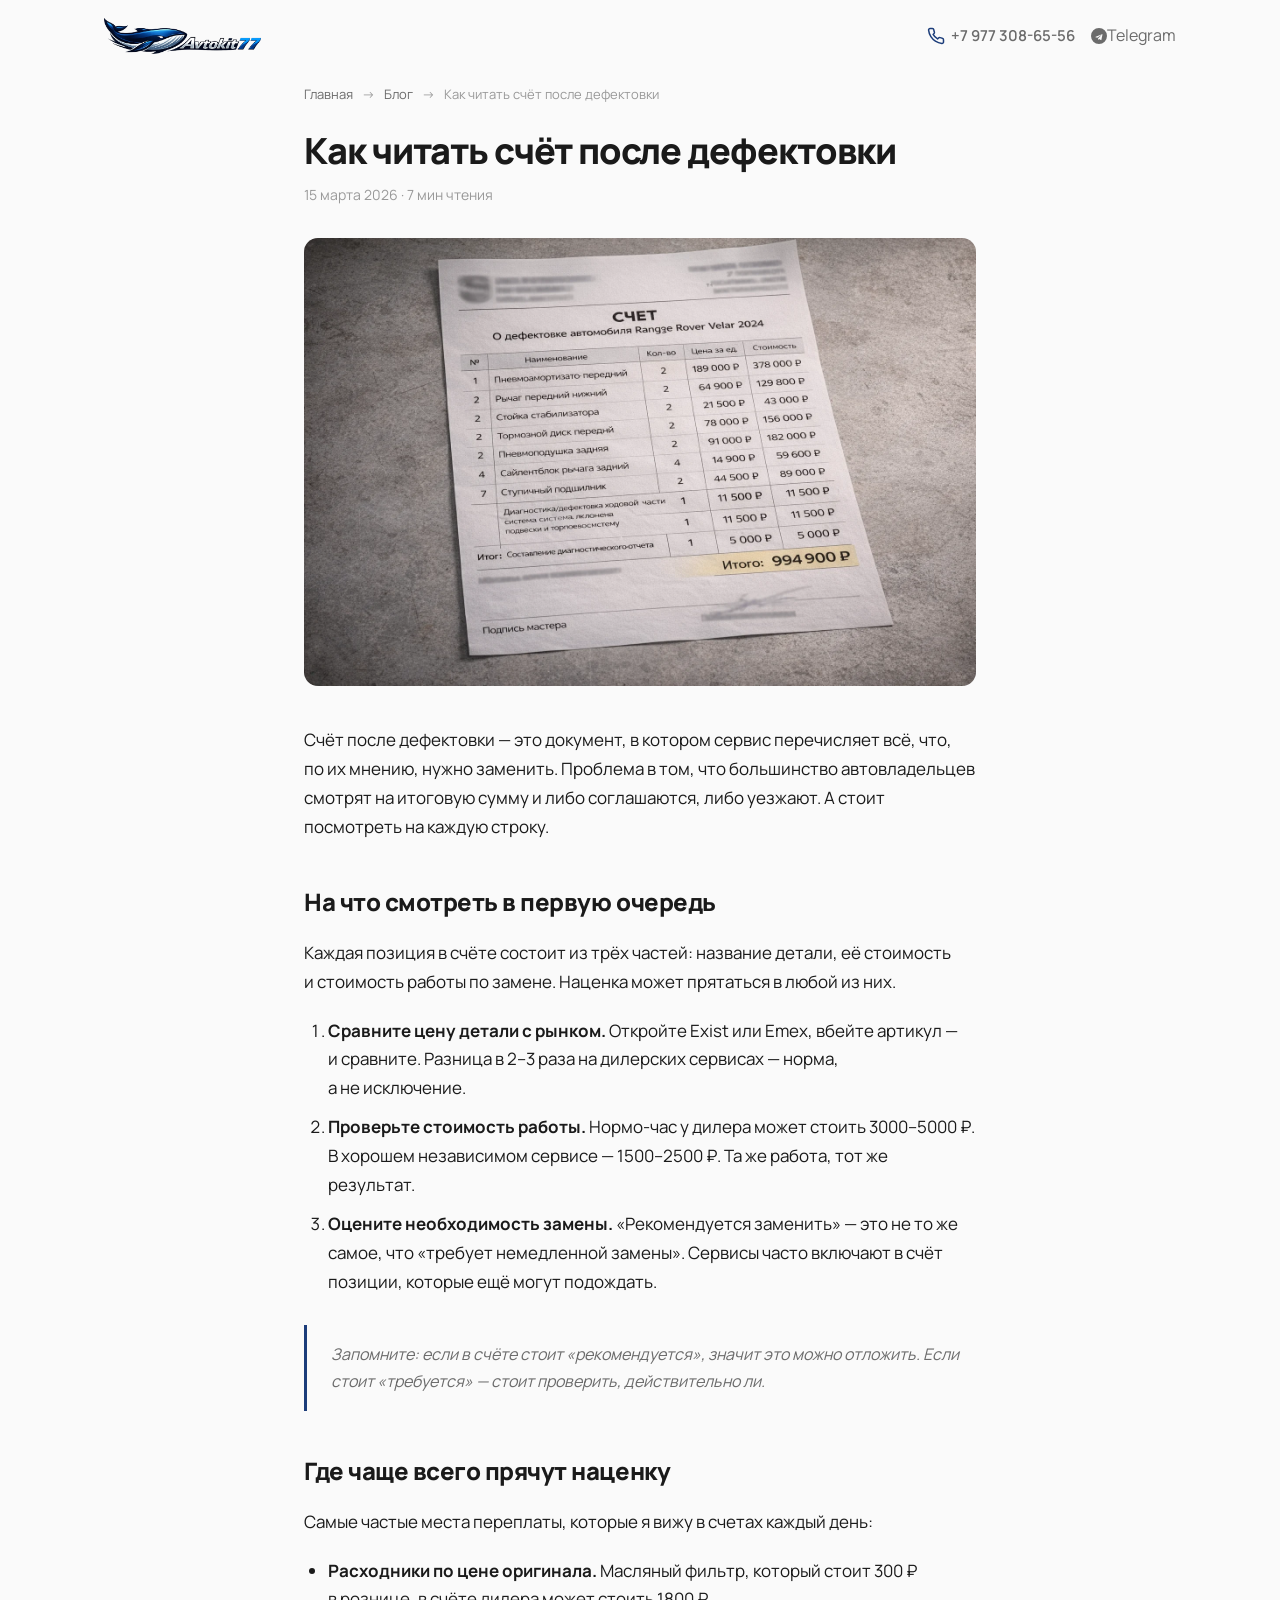
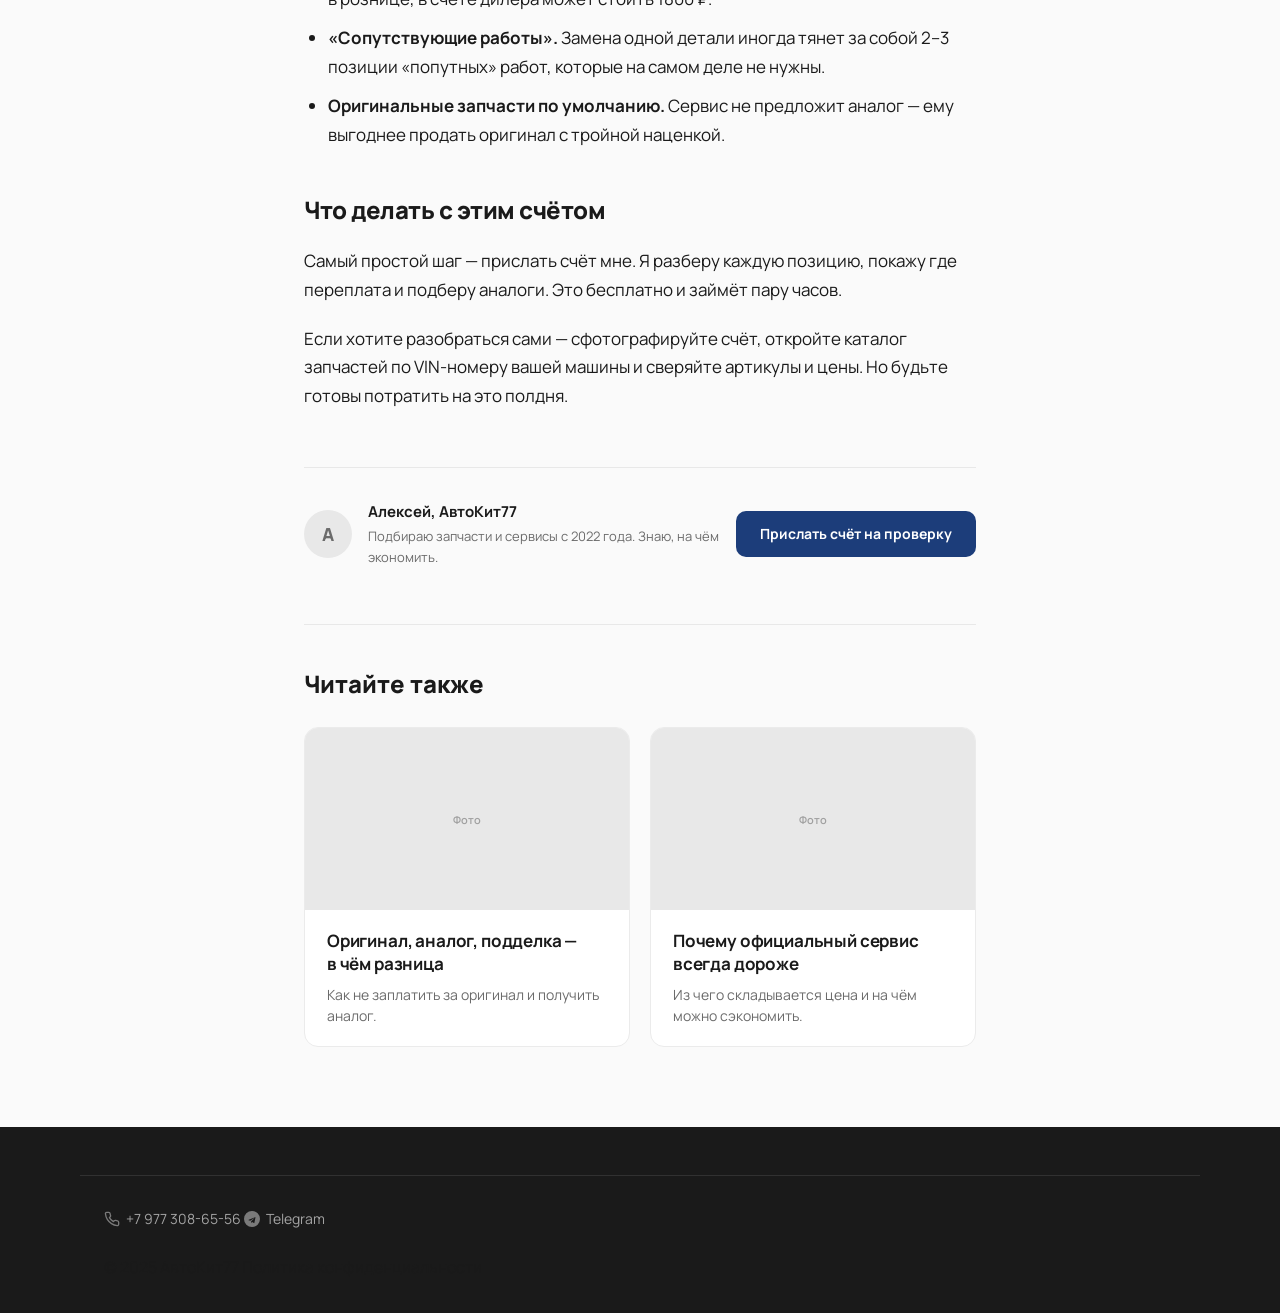
<file: blog/kak-chitat-schet-posle-defektovki/index.html>
<!DOCTYPE html>
<html lang="ru">
<head>
  <meta charset="UTF-8">
<meta name="viewport" content="width=device-width, initial-scale=1.0">
  <title>Как читать счёт после дефектовки | АвтоКит77</title>
  <meta name="description" content="Разбираю, на что смотреть в счёте из автосервиса, где чаще всего прячут наценку и какие позиции можно сразу ставить под сомнение.">
  <link rel="canonical" href="https://autokit.ru/blog/kak-chitat-schet-posle-defektovki/">
  <meta property="og:type" content="article">
  <meta property="og:title" content="Как читать счёт после дефектовки">
  <meta property="og:description" content="На что смотреть в счёте из автосервиса, где прячут наценку и какие позиции ставить под сомнение.">
  <meta property="og:url" content="https://autokit.ru/blog/kak-chitat-schet-posle-defektovki/">
  <meta property="og:locale" content="ru_RU">
  <meta property="og:site_name" content="АвтоКит77">
  <link rel="preconnect" href="https://fonts.googleapis.com">
  <link rel="preconnect" href="https://fonts.gstatic.com" crossorigin>
  <link href="https://fonts.googleapis.com/css2?family=Manrope:wght@400;500;600;700;800&display=swap" rel="stylesheet">
  <link rel="stylesheet" href="../../style.css">
  <link rel="stylesheet" href="../../blog.css">
  <script src="../../script.js" defer></script>

  <script type="application/ld+json">
  {
    "@context": "https://schema.org",
    "@type": "Article",
    "headline": "Как читать счёт после дефектовки",
    "description": "На что смотреть в счёте из автосервиса, где прячут наценку и какие позиции ставить под сомнение.",
    "author": { "@type": "Person", "name": "Алексей", "url": "https://autokit.ru" },
    "publisher": { "@type": "Organization", "name": "АвтоКит77", "url": "https://autokit.ru" },
    "datePublished": "2026-03-15",
    "dateModified": "2026-03-15",
    "mainEntityOfPage": { "@type": "WebPage", "@id": "https://autokit.ru/blog/kak-chitat-schet-posle-defektovki/" }
  }
  </script>

  <script type="application/ld+json">
  {
    "@context": "https://schema.org",
    "@type": "BreadcrumbList",
    "itemListElement": [
      { "@type": "ListItem", "position": 1, "name": "Главная", "item": "https://autokit.ru/" },
      { "@type": "ListItem", "position": 2, "name": "Блог", "item": "https://autokit.ru/blog/" },
      { "@type": "ListItem", "position": 3, "name": "Как читать счёт после дефектовки" }
    ]
  }
  </script>
</head>
<body>

<header class="hd" id="hd">
  <div class="hd__in">
    <a href="../../" class="hd__logo"><img src="../../img/logo-clean.webp" alt="АвтоКит" class="hd__logo-img"></a>
    <div class="hd__right">
      <a href="tel:+79773086556" class="hd__phone">
        <svg width="18" height="18" viewBox="0 0 24 24" fill="none" stroke="currentColor" stroke-width="2" stroke-linecap="round" stroke-linejoin="round"><path d="M22 16.92v3a2 2 0 0 1-2.18 2 19.79 19.79 0 0 1-8.63-3.07 19.5 19.5 0 0 1-6-6 19.79 19.79 0 0 1-3.07-8.67A2 2 0 0 1 4.11 2h3a2 2 0 0 1 2 1.72c.127.96.361 1.903.7 2.81a2 2 0 0 1-.45 2.11L8.09 9.91a16 16 0 0 0 6 6l1.27-1.27a2 2 0 0 1 2.11-.45c.907.339 1.85.573 2.81.7A2 2 0 0 1 22 16.92z"/></svg>
        +7 977 308-65-56
      </a>
      <a href="https://t.me/+79773086556" class="hd__tg" target="_blank" rel="noopener">
        <svg width="16" height="16" viewBox="0 0 24 24" fill="currentColor"><path d="M11.944 0A12 12 0 1 0 24 12.056A12.014 12.014 0 0 0 11.944 0Zm5.655 7.82L15.6 17.73c-.12.54-.44.67-.89.42l-2.46-1.81-1.19 1.14a.62.62 0 0 1-.49.24l.18-2.5 4.56-4.12c.2-.18-.04-.27-.3-.1l-5.64 3.55-2.43-.76c-.53-.16-.54-.53.11-.78l9.49-3.66c.44-.16.82.1.68.76Z"/></svg>
        Telegram
      </a>
    </div>
  </div>
</header>

<main class="article-main">

  <nav class="breadcrumbs">
    <a href="../../">Главная</a>
    <span class="breadcrumbs__sep">&rarr;</span>
    <a href="../">Блог</a>
    <span class="breadcrumbs__sep">&rarr;</span>
    <span>Как читать счёт после дефектовки</span>
  </nav>

  <article class="article">
    <header class="article__header">
      <h1>Как читать счёт после дефектовки</h1>
      <div class="article__meta">15 марта 2026 &middot; 7 мин чтения</div>
    </header>

    <div class="article__hero">
      <img src="../../img/kb-invoice.webp" alt="Счёт после дефектовки Range Rover Velar на 994 900 рублей">
    </div>

    <div class="article__content">

      <p>Счёт после дефектовки — это документ, в&nbsp;котором сервис перечисляет всё, что, по&nbsp;их мнению, нужно заменить. Проблема в&nbsp;том, что большинство автовладельцев смотрят на&nbsp;итоговую сумму и&nbsp;либо соглашаются, либо уезжают. А&nbsp;стоит посмотреть на&nbsp;каждую строку.</p>

      <h2>На что смотреть в первую очередь</h2>

      <p>Каждая позиция в&nbsp;счёте состоит из&nbsp;трёх частей: название детали, её стоимость и&nbsp;стоимость работы по&nbsp;замене. Наценка может прятаться в&nbsp;любой из&nbsp;них.</p>

      <ol>
        <li><strong>Сравните цену детали с&nbsp;рынком.</strong> Откройте Exist или Emex, вбейте артикул — и&nbsp;сравните. Разница в&nbsp;2–3 раза на&nbsp;дилерских сервисах — норма, а&nbsp;не&nbsp;исключение.</li>
        <li><strong>Проверьте стоимость работы.</strong> Нормо-час у&nbsp;дилера может стоить 3000–5000 ₽. В&nbsp;хорошем независимом сервисе — 1500–2500 ₽. Та&nbsp;же работа, тот&nbsp;же результат.</li>
        <li><strong>Оцените необходимость замены.</strong> «Рекомендуется заменить» — это не&nbsp;то&nbsp;же самое, что «требует немедленной замены». Сервисы часто включают в&nbsp;счёт позиции, которые ещё могут подождать.</li>
      </ol>

      <blockquote>
        <p>Запомните: если в&nbsp;счёте стоит «рекомендуется», значит это можно отложить. Если стоит «требуется» — стоит проверить, действительно&nbsp;ли.</p>
      </blockquote>

      <h2>Где чаще всего прячут наценку</h2>

      <p>Самые частые места переплаты, которые я&nbsp;вижу в&nbsp;счетах каждый день:</p>

      <ul>
        <li><strong>Расходники по&nbsp;цене оригинала.</strong> Масляный фильтр, который стоит 300 ₽ в&nbsp;рознице, в&nbsp;счёте дилера может стоить 1800 ₽.</li>
        <li><strong>«Сопутствующие работы».</strong> Замена одной детали иногда тянет за&nbsp;собой 2–3 позиции «попутных» работ, которые на&nbsp;самом деле не&nbsp;нужны.</li>
        <li><strong>Оригинальные запчасти по&nbsp;умолчанию.</strong> Сервис не&nbsp;предложит аналог — ему выгоднее продать оригинал с&nbsp;тройной наценкой.</li>
      </ul>

      <h2>Что делать с&nbsp;этим счётом</h2>

      <p>Самый простой шаг — прислать счёт мне. Я&nbsp;разберу каждую позицию, покажу где переплата и&nbsp;подберу аналоги. Это бесплатно и&nbsp;займёт пару часов.</p>

      <p>Если хотите разобраться сами — сфотографируйте счёт, откройте каталог запчастей по&nbsp;VIN-номеру вашей машины и&nbsp;сверяйте артикулы и&nbsp;цены. Но&nbsp;будьте готовы потратить на&nbsp;это полдня.</p>

    </div>

    <!-- Автор -->
    <div class="article__author">
      <div class="article__author-photo">
        <!-- Заменить на: <img src="..." alt="Алексей"> -->
        <div class="article__author-ph">А</div>
      </div>
      <div class="article__author-info">
        <strong>Алексей, АвтоКит77</strong>
        <p>Подбираю запчасти и&nbsp;сервисы с&nbsp;2022 года. Знаю, на&nbsp;чём экономить.</p>
      </div>
      <a href="/#" class="hero__cta js-open-form">Прислать счёт на проверку</a>
    </div>

    <!-- Читайте также -->
    <div class="article__related">
      <h2>Читайте также</h2>
      <div class="article__related-grid">

        <a href="#" class="blog-card blog-card--compact">
          <div class="blog-card__img">
            <div class="blog-card__ph">Фото</div>
          </div>
          <div class="blog-card__body">
            <h3>Оригинал, аналог, подделка — в&nbsp;чём разница</h3>
            <p>Как не&nbsp;заплатить за&nbsp;оригинал и&nbsp;получить аналог.</p>
          </div>
        </a>

        <a href="#" class="blog-card blog-card--compact">
          <div class="blog-card__img">
            <div class="blog-card__ph">Фото</div>
          </div>
          <div class="blog-card__body">
            <h3>Почему официальный сервис всегда дороже</h3>
            <p>Из&nbsp;чего складывается цена и&nbsp;на&nbsp;чём можно сэкономить.</p>
          </div>
        </a>

      </div>
    </div>

  </article>

</main>

<footer class="final-ft" style="padding-top:48px">
  <div class="final-ft__divider" style="margin-top:0"></div>
  <div class="final-ft__footer">
    <div class="final-ft__contacts">
      <a href="tel:+79773086556" class="final-ft__link">
        <svg width="16" height="16" viewBox="0 0 24 24" fill="none" stroke="currentColor" stroke-width="2" stroke-linecap="round" stroke-linejoin="round"><path d="M22 16.92v3a2 2 0 0 1-2.18 2 19.79 19.79 0 0 1-8.63-3.07 19.5 19.5 0 0 1-6-6 19.79 19.79 0 0 1-3.07-8.67A2 2 0 0 1 4.11 2h3a2 2 0 0 1 2 1.72c.127.96.361 1.903.7 2.81a2 2 0 0 1-.45 2.11L8.09 9.91a16 16 0 0 0 6 6l1.27-1.27a2 2 0 0 1 2.11-.45c.907.339 1.85.573 2.81.7A2 2 0 0 1 22 16.92z"/></svg>
        +7 977 308-65-56
      </a>
      <a href="https://t.me/+79773086556" class="final-ft__link" target="_blank" rel="noopener">
        <svg width="16" height="16" viewBox="0 0 24 24" fill="currentColor"><path d="M11.944 0A12 12 0 1 0 24 12.056A12.014 12.014 0 0 0 11.944 0Zm5.655 7.82L15.6 17.73c-.12.54-.44.67-.89.42l-2.46-1.81-1.19 1.14a.62.62 0 0 1-.49.24l.18-2.5 4.56-4.12c.2-.18-.04-.27-.3-.1l-5.64 3.55-2.43-.76c-.53-.16-.54-.53.11-.78l9.49-3.66c.44-.16.82.1.68.76Z"/></svg>
        Telegram
      </a>
    </div>
    <div class="final-ft__legal">
      <span>&copy; 2025 АвтоКит77</span>
      <a href="#">Политика конфиденциальности</a>
    </div>
  </div>
</footer>

</body>
</html>
</file>
<file: style.css>
/* ========================================
   VARIABLES
   ======================================== */
:root {
  --bg: #FAFAFA;
  --text: #1A1A1A;
  --text-mid: #6B6B6B;
  --text-light: #999;
  --accent: #1C3D7A;
  --accent-hover: #152F60;
  --font: 'Manrope', system-ui, -apple-system, sans-serif;
}

/* ========================================
   RESET
   ======================================== */
*, *::before, *::after { box-sizing: border-box; margin: 0; padding: 0; }
html { scroll-behavior: smooth; }
body {
  font-family: var(--font);
  font-size: 16px;
  line-height: 1.6;
  color: var(--text);
  background: var(--bg);
  -webkit-font-smoothing: antialiased;
  -moz-osx-font-smoothing: grayscale;
}
img { max-width: 100%; display: block; }
a { color: inherit; text-decoration: none; }

/* ========================================
   HEADER
   ======================================== */
.hd {
  position: fixed; top: 0; left: 0; right: 0; z-index: 100;
  background: transparent;
  transition: background .3s, box-shadow .3s;
}
.hd.scrolled {
  background: rgba(250,250,250,.85);
  backdrop-filter: blur(12px); -webkit-backdrop-filter: blur(12px);
  box-shadow: 0 1px 8px rgba(0,0,0,.06);
}
.hd__in {
  max-width: 1120px; margin: 0 auto; padding: 0 24px;
  display: flex; align-items: center; justify-content: space-between;
  height: 64px;
}
.hd__logo {
  display: flex; align-items: center;
}
.hd__logo-img {
  height: 36px; width: auto;
}
.hd__right {
  display: flex; align-items: center; gap: 16px;
}
.hd__phone {
  display: inline-flex; align-items: center; gap: 6px;
  font-size: 15px; font-weight: 600;
  color: var(--text-mid);
  transition: color .2s;
}
.hd__phone svg { flex-shrink: 0; color: var(--accent); opacity: 1; }
.hd__phone:hover { color: var(--text); }
.hd__tg {
  display: inline-flex; align-items: center; justify-content: center;
  color: var(--text-mid);
  transition: color .2s;
}
.hd__tg:hover { color: var(--text); }

/* ========================================
   HERO
   ======================================== */
.hero {
  min-height: 100vh; min-height: 100dvh;
  display: flex; align-items: center;
  background: var(--bg);
  padding-top: 64px;
}

.hero__inner {
  width: 100%; max-width: 1120px; margin: 0 auto;
  padding: 96px 24px 48px;
  display: flex; flex-direction: column;
}

.hero__content {
  max-width: 600px;
}

/* --- H1 --- */
.hero h1 {
  font-size: 32px; font-weight: 800;
  line-height: 1.22; letter-spacing: -.03em;
  color: var(--text);
  margin-bottom: 32px;
}
.hero h1 em {
  font-style: normal;
  color: #fff;
  background: #3B82F6;
  padding: 0 10px;
  border-radius: 4px;
}

/* --- Brand logos --- */
.hero__brands {
  display: flex; flex-wrap: wrap; align-items: center;
  gap: 20px;
  margin-bottom: 24px;
}
.hero__brands-img {
  width: 100%; max-width: 520px;
  height: auto;
}

/* --- Subheading --- */
.hero__sub {
  font-size: 17px; line-height: 1.6;
  color: var(--text-mid);
  margin-bottom: 36px;
}

/* --- CTA --- */
.hero__cta {
  display: inline-block;
  padding: 16px 40px;
  background: var(--accent); color: #fff;
  font-weight: 700; font-size: 16px;
  border-radius: 10px;
  transition: background .2s, transform .15s;
}
.hero__cta:hover {
  background: var(--accent-hover);
  transform: translateY(-1px);
}
.hero__cta:active { transform: none; }

/* --- Trust line --- */
.hero__trust {
  margin-top: 16px;
  font-size: 13px;
  color: var(--text-light);
}

/* --- Photo --- */
.hero__photo {
  margin-top: 48px;
  display: flex; justify-content: center;
}
.hero__img-placeholder {
  width: 240px; aspect-ratio: 4/5;
  background: #F0F0F0;
  border-radius: 16px;
  display: flex; flex-direction: column;
  align-items: center; justify-content: center;
  gap: 4px;
  color: #C0C0C0; font-size: 13px; font-weight: 600;
}

/* ========================================
   HOW IT WORKS
   ======================================== */
.how {
  background: #F5F5F5;
  padding: 80px 0;
}
.how__inner {
  max-width: 1120px; margin: 0 auto; padding: 0 24px;
}
.how h2 {
  font-size: 28px; font-weight: 800;
  letter-spacing: -.02em;
  margin-bottom: 48px;
}
.how__steps {
  display: flex; flex-direction: column;
  gap: 0;
}
.how__step {
  padding: 0 0 32px;
}
.how__num {
  font-size: 40px; font-weight: 800;
  color: var(--accent);
  line-height: 1;
  margin-bottom: 12px;
}
.how__step h3 {
  font-size: 18px; font-weight: 700;
  margin-bottom: 8px;
  letter-spacing: -.01em;
}
.how__step p {
  font-size: 15px; line-height: 1.6;
  color: var(--text-mid);
  max-width: 340px;
}
.how__line {
  width: 1px; height: 32px;
  background: #D5D5D5;
  margin: 0 0 32px 18px;
}
.how__cta {
  margin-top: 48px;
}

/* ========================================
   CASES (slider)
   ======================================== */
.cases {
  background: var(--bg);
  padding: 100px 0 80px;
}
.cases__head {
  max-width: 1120px; margin: 0 auto; padding: 0 24px;
  display: flex; justify-content: space-between; align-items: center;
  margin-bottom: 48px;
}
.cases h2 {
  font-size: 32px; font-weight: 800;
  letter-spacing: -.02em;
}
.cases__arrows {
  display: flex; gap: 8px;
}
.cases__arrow {
  width: 48px; height: 48px;
  border: 1px solid #D5D5D5;
  border-radius: 50%;
  display: flex; align-items: center; justify-content: center;
  color: var(--text);
  cursor: pointer; background: #fff;
  transition: border-color .2s, color .2s;
}
.cases__arrow:hover {
  border-color: var(--text);
}
.cases__arrow:disabled {
  opacity: .3; pointer-events: none;
}

/* Track wrapper */
.cases__track-wrap {
  max-width: 1120px; margin: 0 auto; padding: 0 24px;
  overflow: hidden;
}
.cases__track {
  display: flex;
  gap: 0;
  transition: transform .45s cubic-bezier(.4,0,.2,1);
}

/* Single case card */
.case {
  flex: 0 0 100%;
  display: flex; gap: 32px;
  background: #fff;
  border: 1px solid #EBEBEB;
  border-radius: 16px;
  padding: 24px;
  min-height: 0;
  box-sizing: border-box;
}

/* Photo collage (left) */
.case__photos {
  flex: 0 0 46%;
  display: flex; flex-direction: column; gap: 8px;
}
.case__ph {
  background: #F0F0F0;
  border-radius: 10px;
  display: flex; align-items: center; justify-content: center;
  color: #B0B0B0; font-size: 12px; font-weight: 600;
}
.case__ph--main {
  flex: 1;
  min-height: 200px;
}
.case__ph-row {
  display: flex; gap: 8px;
}
.case__ph--small {
  flex: 1;
  height: 120px;
}

/* Text (right) */
.case__text {
  flex: 1;
  display: flex; flex-direction: column; justify-content: center;
}
.case__car {
  font-size: 22px; font-weight: 800;
  letter-spacing: -.02em;
  margin-bottom: 16px;
}
.case__problem {
  font-size: 15px; line-height: 1.6;
  color: var(--text-mid);
  margin-bottom: 16px;
}
.case__solution {
  font-size: 15px; line-height: 1.6;
  color: var(--text);
  margin-bottom: 24px;
}
.case__result {
  font-size: 18px; font-weight: 700;
  margin-bottom: 8px;
}
.case__saving {
  font-size: 20px; font-weight: 800;
  color: var(--accent);
  margin-bottom: 16px;
}
.case__emotion {
  font-size: 14px; line-height: 1.5;
  color: var(--text-light);
  font-style: italic;
}

/* Dots */
.cases__dots {
  display: flex; justify-content: center; gap: 10px;
  margin-top: 32px;
}
.cases__dot {
  width: 10px; height: 10px;
  border-radius: 50%;
  border: none; background: #D5D5D5;
  cursor: pointer;
  transition: background .2s;
}
.cases__dot--active {
  background: var(--accent);
}

/* CTA */
.cases__cta {
  max-width: 1120px; margin: 48px auto 0; padding: 0 24px;
}

/* ========================================
   METRICS
   ======================================== */
.metrics {
  background: #F5F5F5;
  padding: 64px 0;
}
.metrics__inner {
  max-width: 1120px; margin: 0 auto; padding: 0 24px;
  display: flex; align-items: flex-start;
  gap: 0;
}
.metrics__item {
  flex: 1;
  text-align: center;
  padding: 0 20px;
}
.metrics__num {
  font-size: 36px; font-weight: 800;
  color: var(--accent);
  letter-spacing: -.03em;
  line-height: 1.1;
  margin-bottom: 10px;
}
.metrics__num--icon {
  display: flex; justify-content: center;
  color: var(--accent);
}
.metrics__label {
  font-size: 14px; line-height: 1.5;
  color: var(--text-mid);
}
.metrics__div {
  width: 1px;
  align-self: stretch;
  background: #D8D8D8;
  flex-shrink: 0;
}

/* ========================================
   WHY ME
   ======================================== */
.why {
  background: var(--bg);
  padding: 100px 0;
}
.why__inner {
  max-width: 1120px; margin: 0 auto; padding: 0 24px;
  display: flex; gap: 64px; align-items: flex-start;
}
.why__content {
  flex: 1;
}
.why h2 {
  font-size: 32px; font-weight: 800;
  letter-spacing: -.02em;
  margin-bottom: 40px;
  line-height: 1.2;
}
.why__list {
  display: flex; flex-direction: column;
  gap: 28px;
}
.why__item {
  display: flex; gap: 16px;
  align-items: flex-start;
}
.why__icon {
  flex-shrink: 0;
  width: 44px; height: 44px;
  background: #F0F0F0;
  border-radius: 10px;
  display: flex; align-items: center; justify-content: center;
  color: var(--accent);
}
.why__body h3 {
  font-size: 16px; font-weight: 700;
  margin-bottom: 4px;
  letter-spacing: -.01em;
}
.why__body p {
  font-size: 15px; line-height: 1.55;
  color: var(--text-mid);
}
.why__photo {
  flex: 0 0 380px;
  position: sticky; top: 40px;
}
.why__ph {
  width: 100%; aspect-ratio: 3/4;
  background: #F0F0F0;
  border-radius: 16px;
  display: flex; flex-direction: column;
  align-items: center; justify-content: center;
  gap: 6px;
  color: #B0B0B0; font-size: 14px; font-weight: 600;
}

/* ========================================
   KNOWLEDGE BASE
   ======================================== */
.kb {
  background: #F5F5F5;
  padding: 100px 0;
}
.kb__inner {
  max-width: 1120px; margin: 0 auto; padding: 0 24px;
}
.kb h2 {
  font-size: 32px; font-weight: 800;
  letter-spacing: -.02em;
  margin-bottom: 48px;
}
.kb__grid {
  display: grid;
  grid-template-columns: repeat(3, 1fr);
  gap: 24px;
}
.kb__card {
  background: #fff;
  border: 1px solid #EBEBEB;
  border-radius: 14px;
  overflow: hidden;
  text-decoration: none; color: inherit;
  transition: transform .25s, border-color .25s;
}
.kb__card:hover {
  transform: translateY(-4px);
  border-color: var(--accent);
}
.kb__img {
  overflow: hidden;
  aspect-ratio: 16/9;
}
.kb__img img {
  width: 100%; height: 100%;
  object-fit: cover;
  transition: transform .4s;
}
.kb__card:hover .kb__img img {
  transform: scale(1.03);
}
.kb__ph {
  width: 100%; height: 100%;
  background: #E8E8E8;
  display: flex; align-items: center; justify-content: center;
  font-size: 12px; font-weight: 600;
  color: #A0A0A0;
  transition: transform .4s;
}
.kb__card:hover .kb__ph {
  transform: scale(1.03);
}
.kb__body {
  padding: 20px 22px 24px;
}
.kb__card h3 {
  font-size: 16px; font-weight: 700;
  line-height: 1.35;
  margin-bottom: 8px;
  letter-spacing: -.01em;
}
.kb__card p {
  font-size: 14px; line-height: 1.5;
  color: var(--text-mid);
}

/* ========================================
   FAQ
   ======================================== */
.faq {
  background: var(--bg);
  padding: 100px 0;
}
.faq__inner {
  max-width: 720px; margin: 0 auto; padding: 0 24px;
}
.faq h2 {
  font-size: 32px; font-weight: 800;
  letter-spacing: -.02em;
  margin-bottom: 48px;
}
.faq__list {
  display: flex; flex-direction: column;
}
.faq__item {
  border-bottom: 1px solid #E8E8E8;
}
.faq__item:first-child { border-top: 1px solid #E8E8E8; }
.faq__q {
  width: 100%; padding: 20px 0;
  display: flex; justify-content: space-between; align-items: center;
  gap: 16px; text-align: left;
  font-size: 16px; font-weight: 700;
  background: none; border: none; cursor: pointer;
  color: var(--text);
}
.faq__q span { flex: 1; }
.faq__chevron {
  flex-shrink: 0;
  color: var(--text-light);
  transition: transform .3s;
}
.faq__item.open .faq__chevron {
  transform: rotate(180deg);
}
.faq__a {
  max-height: 0; overflow: hidden;
  transition: max-height .35s ease;
}
.faq__a p {
  padding: 0 0 20px;
  font-size: 15px; line-height: 1.6;
  color: var(--text-mid);
}

/* ========================================
   FINAL CTA + FOOTER (unified)
   ======================================== */
.final-ft {
  background: #1A1A1A;
  padding: 100px 0 32px;
}

/* CTA area */
.final-ft__cta {
  max-width: 640px; margin: 0 auto; padding: 0 24px;
  text-align: center;
}
.final-ft h2 {
  font-size: 32px; font-weight: 800;
  color: #fff;
  letter-spacing: -.02em;
  line-height: 1.2;
  margin-bottom: 16px;
}
.final-ft__sub {
  font-size: 17px; line-height: 1.6;
  color: rgba(255,255,255,.5);
  margin-bottom: 40px;
}
.final-ft__btn {
  display: inline-flex; gap: 10px;
}
.final-ft__alt {
  margin-top: 24px;
  font-size: 14px;
  color: rgba(255,255,255,.35);
}
.final-ft__alt a {
  color: rgba(255,255,255,.6);
  transition: color .2s;
}
.final-ft__alt a:hover { color: #fff; }

/* Divider */
.final-ft__divider {
  max-width: 1120px; margin: 64px auto 0;
  padding: 0 24px;
  border-top: 1px solid rgba(255,255,255,.1);
}

/* Footer area */
.final-ft__footer {
  max-width: 1120px; margin: 0 auto;
  padding: 32px 24px 0;
  display: flex; flex-direction: column; gap: 20px;
}
.final-ft__row {
  display: flex; align-items: center; justify-content: center;
  gap: 24px; flex-wrap: wrap;
}
.final-ft__link {
  display: inline-flex; align-items: center; gap: 6px;
  font-size: 14px;
  color: rgba(255,255,255,.6);
  transition: color .2s;
}
.final-ft__link:hover { color: #fff; }
.final-ft__link svg { flex-shrink: 0; opacity: .7; }
.final-ft__link:hover svg { opacity: 1; }
.final-ft__copy {
  font-size: 12px; color: rgba(255,255,255,.3);
}
.final-ft__copy-link {
  font-size: 12px; color: rgba(255,255,255,.3);
  transition: color .2s;
}
.final-ft__copy-link:hover { color: rgba(255,255,255,.6); }

/* ========================================
   MODAL
   ======================================== */
.modal {
  position: fixed; inset: 0; z-index: 9999;
  display: flex; align-items: center; justify-content: center;
  padding: 16px;
  opacity: 0; pointer-events: none;
  transition: opacity .3s;
}
.modal.open {
  opacity: 1; pointer-events: auto;
}
.modal__overlay {
  position: absolute; inset: 0;
  background: rgba(0,0,0,.55);
}
.modal__card {
  position: relative;
  background: #fff;
  border-radius: 16px;
  width: 100%; max-width: 480px;
  max-height: 90vh; overflow-y: auto;
  padding: 36px 32px;
  transform: translateY(20px);
  transition: transform .3s;
}
.modal.open .modal__card {
  transform: none;
}
.modal__close {
  position: absolute; top: 16px; right: 16px;
  width: 36px; height: 36px;
  display: flex; align-items: center; justify-content: center;
  color: var(--text-light); background: none; border: none;
  cursor: pointer; border-radius: 8px;
  transition: background .2s, color .2s;
}
.modal__close:hover { background: #F0F0F0; color: var(--text); }
.modal__title {
  font-size: 22px; font-weight: 800;
  letter-spacing: -.02em;
  margin-bottom: 8px;
}
.modal__sub {
  font-size: 14px; line-height: 1.5;
  color: var(--text-mid);
  margin-bottom: 28px;
}
.modal__form {
  display: flex; flex-direction: column; gap: 14px;
}
.modal__input {
  width: 100%; padding: 13px 16px;
  border: 1.5px solid #E0E0E0;
  border-radius: 10px;
  font-size: 15px; color: var(--text);
  background: #FAFAFA;
  outline: none;
  transition: border-color .2s, background .2s;
}
.modal__input:focus {
  border-color: var(--accent); background: #fff;
}
.modal__input::placeholder { color: #A0A0A0; }
.modal__textarea { resize: vertical; min-height: 72px; }

/* Drop zone */
.modal__drop {
  display: block; cursor: pointer;
  border: 1.5px dashed #D0D0D0;
  border-radius: 10px;
  padding: 20px;
  transition: border-color .2s, background .2s;
}
.modal__drop:hover,
.modal__drop.dragover {
  border-color: var(--accent); background: rgba(28,61,122,.03);
}
.modal__file-input {
  position: absolute; width: 0; height: 0; opacity: 0;
}
.modal__drop-content {
  display: flex; flex-direction: column;
  align-items: center; gap: 8px;
  color: #A0A0A0;
}
.modal__drop-content span { font-size: 13px; }
.modal__files {
  display: flex; flex-wrap: wrap; gap: 8px;
  margin-top: 8px;
}
.modal__file-tag {
  display: inline-flex; align-items: center; gap: 6px;
  padding: 4px 10px;
  background: #F0F0F0;
  border-radius: 6px;
  font-size: 12px; color: var(--text-mid);
}
.modal__file-rm {
  background: none; border: none; cursor: pointer;
  color: var(--text-light); font-size: 14px; line-height: 1;
  padding: 0;
}
.modal__file-rm:hover { color: var(--text); }

/* Submit */
.modal__submit {
  width: 100%; padding: 15px;
  background: var(--accent); color: #fff;
  font-size: 16px; font-weight: 700;
  border: none; border-radius: 10px;
  cursor: pointer;
  transition: background .2s;
}
.modal__submit:hover { background: var(--accent-hover); }
.modal__submit:disabled { opacity: .5; pointer-events: none; }
.modal__legal {
  font-size: 12px; color: var(--text-light);
  text-align: center;
}
.modal__legal a { color: var(--text-mid); text-decoration: underline; }

/* Success */
.modal__success {
  text-align: center; padding: 24px 0;
}
.modal__success svg {
  color: var(--accent); margin-bottom: 16px;
}
.modal__success h3 {
  font-size: 22px; font-weight: 800;
  margin-bottom: 8px;
}
.modal__success p {
  font-size: 15px; color: var(--text-mid);
  line-height: 1.5;
}

/* ========================================
   UTILITIES
   ======================================== */
.sr-only {
  position: absolute;
  width: 1px; height: 1px;
  padding: 0; margin: -1px;
  overflow: hidden;
  clip: rect(0,0,0,0);
  white-space: nowrap;
  border: 0;
}

/* ========================================
   DESKTOP (900px+)
   ======================================== */
@media (min-width: 900px) {

  .hd__in { height: 72px; }

  .hero__inner {
    flex-direction: row;
    align-items: center;
    padding-top: 0; padding-bottom: 0;
    min-height: 100vh; min-height: 100dvh;
    gap: 48px;
  }

  .hero__content {
    flex: 1 1 58%;
  }

  .hero h1 { font-size: 40px; }

  .hero__photo {
    flex: 0 0 36%;
    margin-top: 0;
    align-self: center;
    justify-content: flex-end;
  }

  .hero__img-placeholder {
    width: 100%; max-width: 340px;
    aspect-ratio: 3/4;
    border-radius: 20px;
  }

  .how { padding: 100px 0; }
  .how h2 { font-size: 32px; margin-bottom: 56px; }
  .how__steps {
    flex-direction: row;
    gap: 0;
    align-items: flex-start;
  }
  .how__step {
    flex: 1; padding: 0 24px 0 0;
  }
  .how__line {
    width: 1px; height: 80px;
    margin: 12px 24px 0 0;
    flex-shrink: 0;
  }
  .how__cta { margin-top: 56px; }
}

@media (min-width: 1100px) {
  .hero h1 { font-size: 46px; }
  .hero__inner { gap: 64px; }
  .hero__img-placeholder { max-width: 420px; }
}
</file>
<file: blog.css>
/* ========================================
   BLOG — Listing page
   ======================================== */
.blog-main {
  max-width: 1120px; margin: 0 auto;
  padding: 100px 24px 80px;
}
.blog-head {
  margin-bottom: 40px;
}
.blog-head h1 {
  font-size: 36px; font-weight: 800;
  letter-spacing: -.03em;
  margin-bottom: 12px;
}
.blog-head p {
  font-size: 17px; color: var(--text-mid);
}

/* Filters */
.blog-filters {
  display: flex; gap: 8px;
  margin-bottom: 40px;
  overflow-x: auto;
  -webkit-overflow-scrolling: touch;
}
.blog-tag {
  padding: 8px 20px;
  border: 1.5px solid #E0E0E0;
  border-radius: 999px;
  font-size: 14px; font-weight: 600;
  color: var(--text-mid);
  background: none; cursor: pointer;
  white-space: nowrap;
  transition: all .2s;
}
.blog-tag:hover {
  border-color: var(--text);
  color: var(--text);
}
.blog-tag--active {
  background: var(--text);
  color: #fff;
  border-color: var(--text);
}

/* Card grid — 2 columns */
.blog-grid {
  display: grid;
  grid-template-columns: 1fr 1fr;
  gap: 24px;
}

/* Blog card — horizontal */
.blog-card {
  display: flex;
  background: #fff;
  border: 1px solid #EBEBEB;
  border-radius: 14px;
  overflow: hidden;
  text-decoration: none; color: inherit;
  transition: transform .25s, border-color .25s;
}
.blog-card:hover {
  transform: translateY(-3px);
  border-color: var(--accent);
}
.blog-card__img {
  flex: 0 0 40%;
  overflow: hidden;
  aspect-ratio: 3/2;
}
.blog-card__img img {
  width: 100%; height: 100%;
  object-fit: cover;
  transition: transform .4s;
}
.blog-card:hover .blog-card__img img,
.blog-card:hover .blog-card__ph {
  transform: scale(1.03);
}
.blog-card__ph {
  width: 100%; height: 100%;
  background: #E8E8E8;
  display: flex; align-items: center; justify-content: center;
  font-size: 11px; font-weight: 600; color: #A0A0A0;
  transition: transform .4s;
}
.blog-card__body {
  flex: 1;
  padding: 20px 22px;
  display: flex; flex-direction: column;
}
.blog-card__date {
  font-size: 12px; color: var(--text-light);
  margin-bottom: 8px;
}
.blog-card h2, .blog-card h3 {
  font-size: 17px; font-weight: 700;
  line-height: 1.35;
  letter-spacing: -.01em;
  margin-bottom: 8px;
  display: -webkit-box;
  -webkit-line-clamp: 2;
  -webkit-box-orient: vertical;
  overflow: hidden;
}
.blog-card p {
  font-size: 14px; line-height: 1.5;
  color: var(--text-mid);
  display: -webkit-box;
  -webkit-line-clamp: 2;
  -webkit-box-orient: vertical;
  overflow: hidden;
  flex: 1;
}
.blog-card__tag {
  display: inline-block;
  margin-top: 12px;
  padding: 3px 10px;
  background: #F0F0F0;
  border-radius: 4px;
  font-size: 11px; font-weight: 600;
  color: var(--text-mid);
  align-self: flex-start;
}

/* Compact cards (related) */
.blog-card--compact {
  flex-direction: column;
}
.blog-card--compact .blog-card__img {
  flex: none;
  aspect-ratio: 16/9;
}

/* Pagination */
.blog-pag {
  display: flex; justify-content: center;
  gap: 6px;
  margin-top: 56px;
}
.blog-pag__item {
  display: flex; align-items: center; justify-content: center;
  width: 40px; height: 40px;
  border-radius: 8px;
  font-size: 14px; font-weight: 600;
  color: var(--text-mid);
  text-decoration: none;
  transition: background .2s, color .2s;
}
.blog-pag__item:hover {
  background: #F0F0F0; color: var(--text);
}
.blog-pag__item--active {
  background: var(--text); color: #fff;
}

/* ========================================
   ARTICLE — Single page
   ======================================== */
.article-main {
  padding-top: 84px;
}

/* Breadcrumbs */
.breadcrumbs {
  max-width: 720px; margin: 0 auto;
  padding: 0 24px 24px;
  font-size: 13px; color: var(--text-light);
}
.breadcrumbs a {
  color: var(--text-mid);
  transition: color .2s;
}
.breadcrumbs a:hover { color: var(--text); }
.breadcrumbs__sep { margin: 0 6px; }

/* Article */
.article {
  max-width: 720px; margin: 0 auto;
  padding: 0 24px 80px;
}
.article__header {
  margin-bottom: 32px;
}
.article__header h1 {
  font-size: 36px; font-weight: 800;
  line-height: 1.2;
  letter-spacing: -.03em;
  margin-bottom: 12px;
}
.article__meta {
  font-size: 14px; color: var(--text-light);
}

/* Hero image */
.article__hero {
  margin-bottom: 40px;
  border-radius: 14px;
  overflow: hidden;
}
.article__hero img {
  width: 100%; display: block;
}
.article__hero-ph {
  width: 100%; aspect-ratio: 16/9;
  background: #E8E8E8;
  display: flex; align-items: center; justify-content: center;
  font-size: 13px; font-weight: 600; color: #A0A0A0;
  border-radius: 14px;
}

/* Content */
.article__content {
  font-size: 17px; line-height: 1.7;
  color: var(--text);
}
.article__content p {
  margin-bottom: 20px;
}
.article__content h2 {
  font-size: 24px; font-weight: 800;
  letter-spacing: -.02em;
  margin: 40px 0 16px;
}
.article__content h3 {
  font-size: 20px; font-weight: 700;
  margin: 32px 0 12px;
}
.article__content ul, .article__content ol {
  margin: 0 0 20px 24px;
}
.article__content li {
  margin-bottom: 10px;
  list-style: disc;
}
.article__content ol li { list-style: decimal; }
.article__content blockquote {
  margin: 28px 0;
  padding: 16px 0 16px 24px;
  border-left: 3px solid var(--accent);
}
.article__content blockquote p {
  margin: 0;
  font-size: 16px;
  color: var(--text-mid);
  font-style: italic;
}
.article__content strong { font-weight: 700; }
.article__content img {
  border-radius: 10px;
  margin: 24px 0;
}

/* Author block */
.article__author {
  margin-top: 56px; padding-top: 32px;
  border-top: 1px solid #E8E8E8;
  display: flex; align-items: center; gap: 16px;
  flex-wrap: wrap;
}
.article__author-photo { flex-shrink: 0; }
.article__author-ph {
  width: 48px; height: 48px;
  background: #E8E8E8;
  border-radius: 50%;
  display: flex; align-items: center; justify-content: center;
  font-size: 18px; font-weight: 800; color: var(--text-mid);
}
.article__author-info {
  flex: 1;
}
.article__author-info strong {
  display: block; font-size: 15px;
}
.article__author-info p {
  font-size: 13px; color: var(--text-mid);
  margin: 2px 0 0;
}
.article__author .hero__cta {
  font-size: 14px; padding: 12px 24px;
}

/* Related */
.article__related {
  margin-top: 56px; padding-top: 40px;
  border-top: 1px solid #E8E8E8;
}
.article__related h2 {
  font-size: 24px; font-weight: 800;
  margin-bottom: 24px;
}
.article__related-grid {
  display: grid;
  grid-template-columns: 1fr 1fr;
  gap: 20px;
}
</file>
